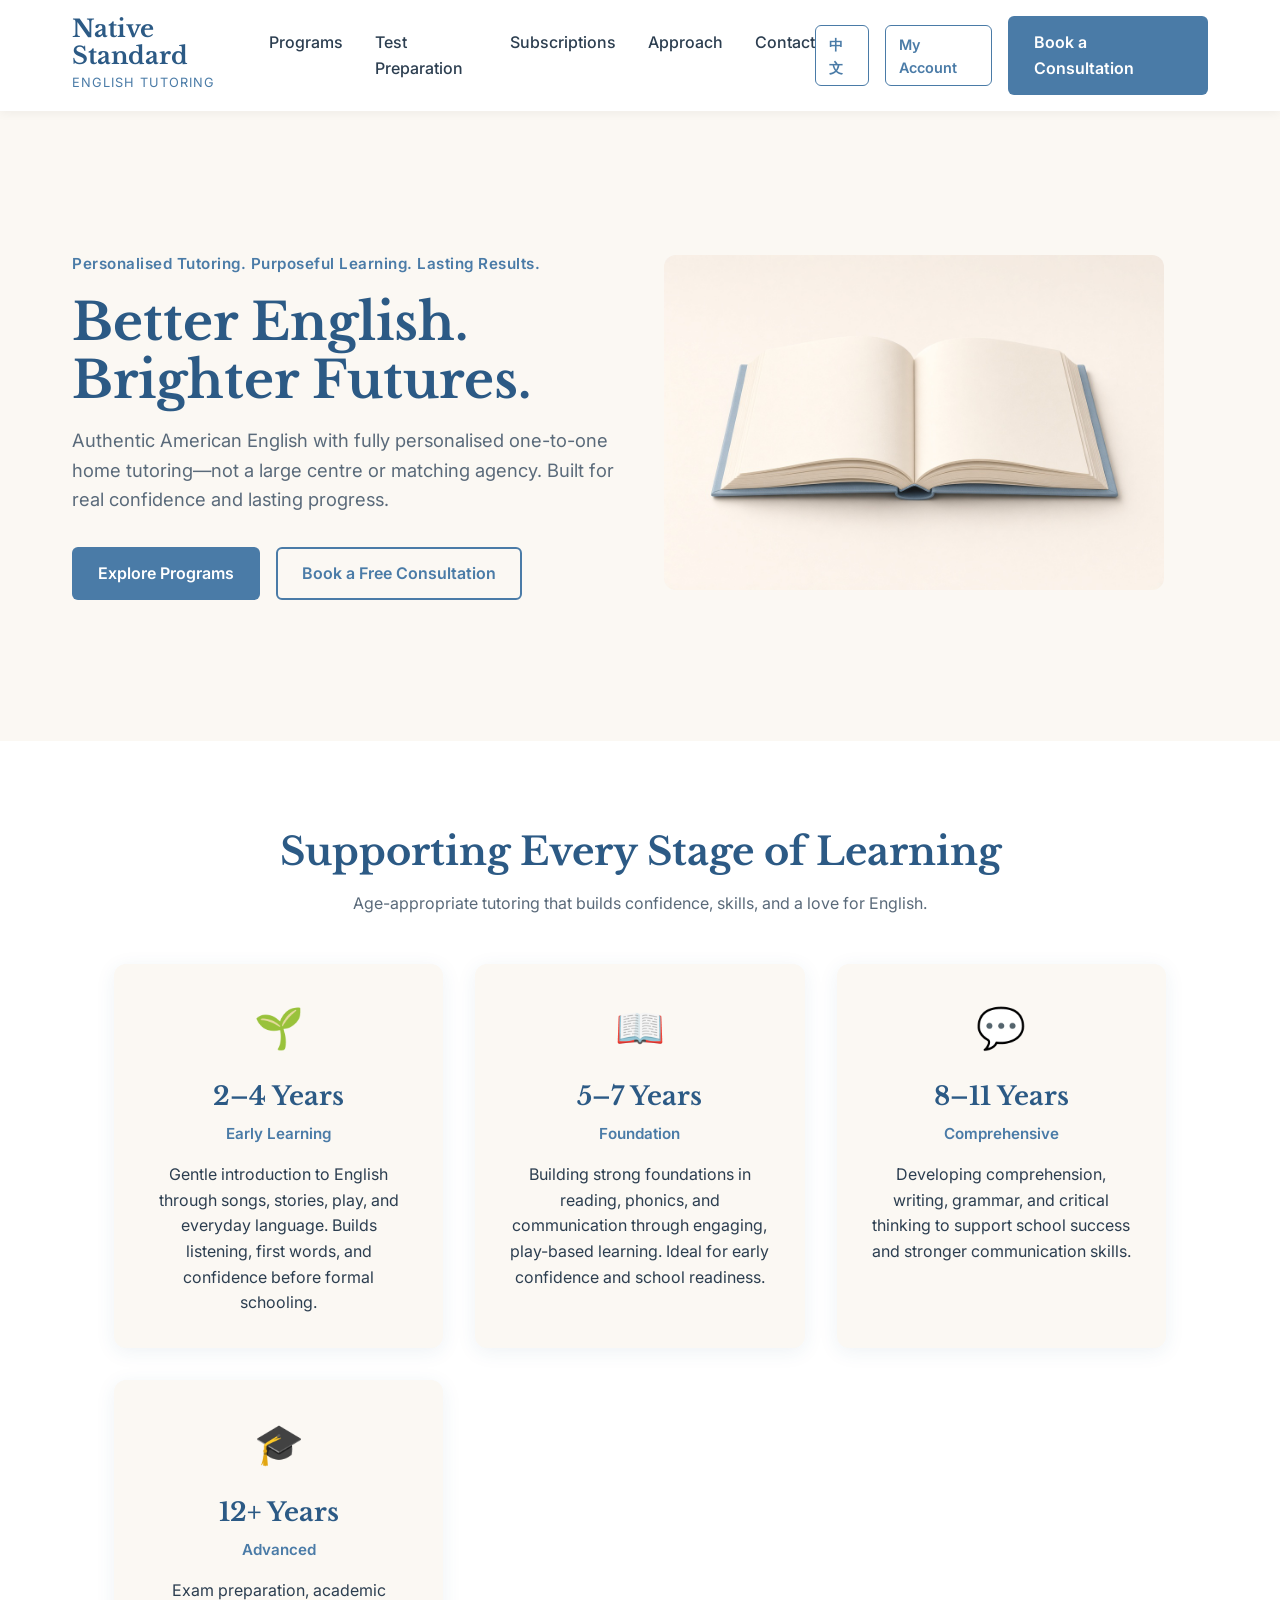
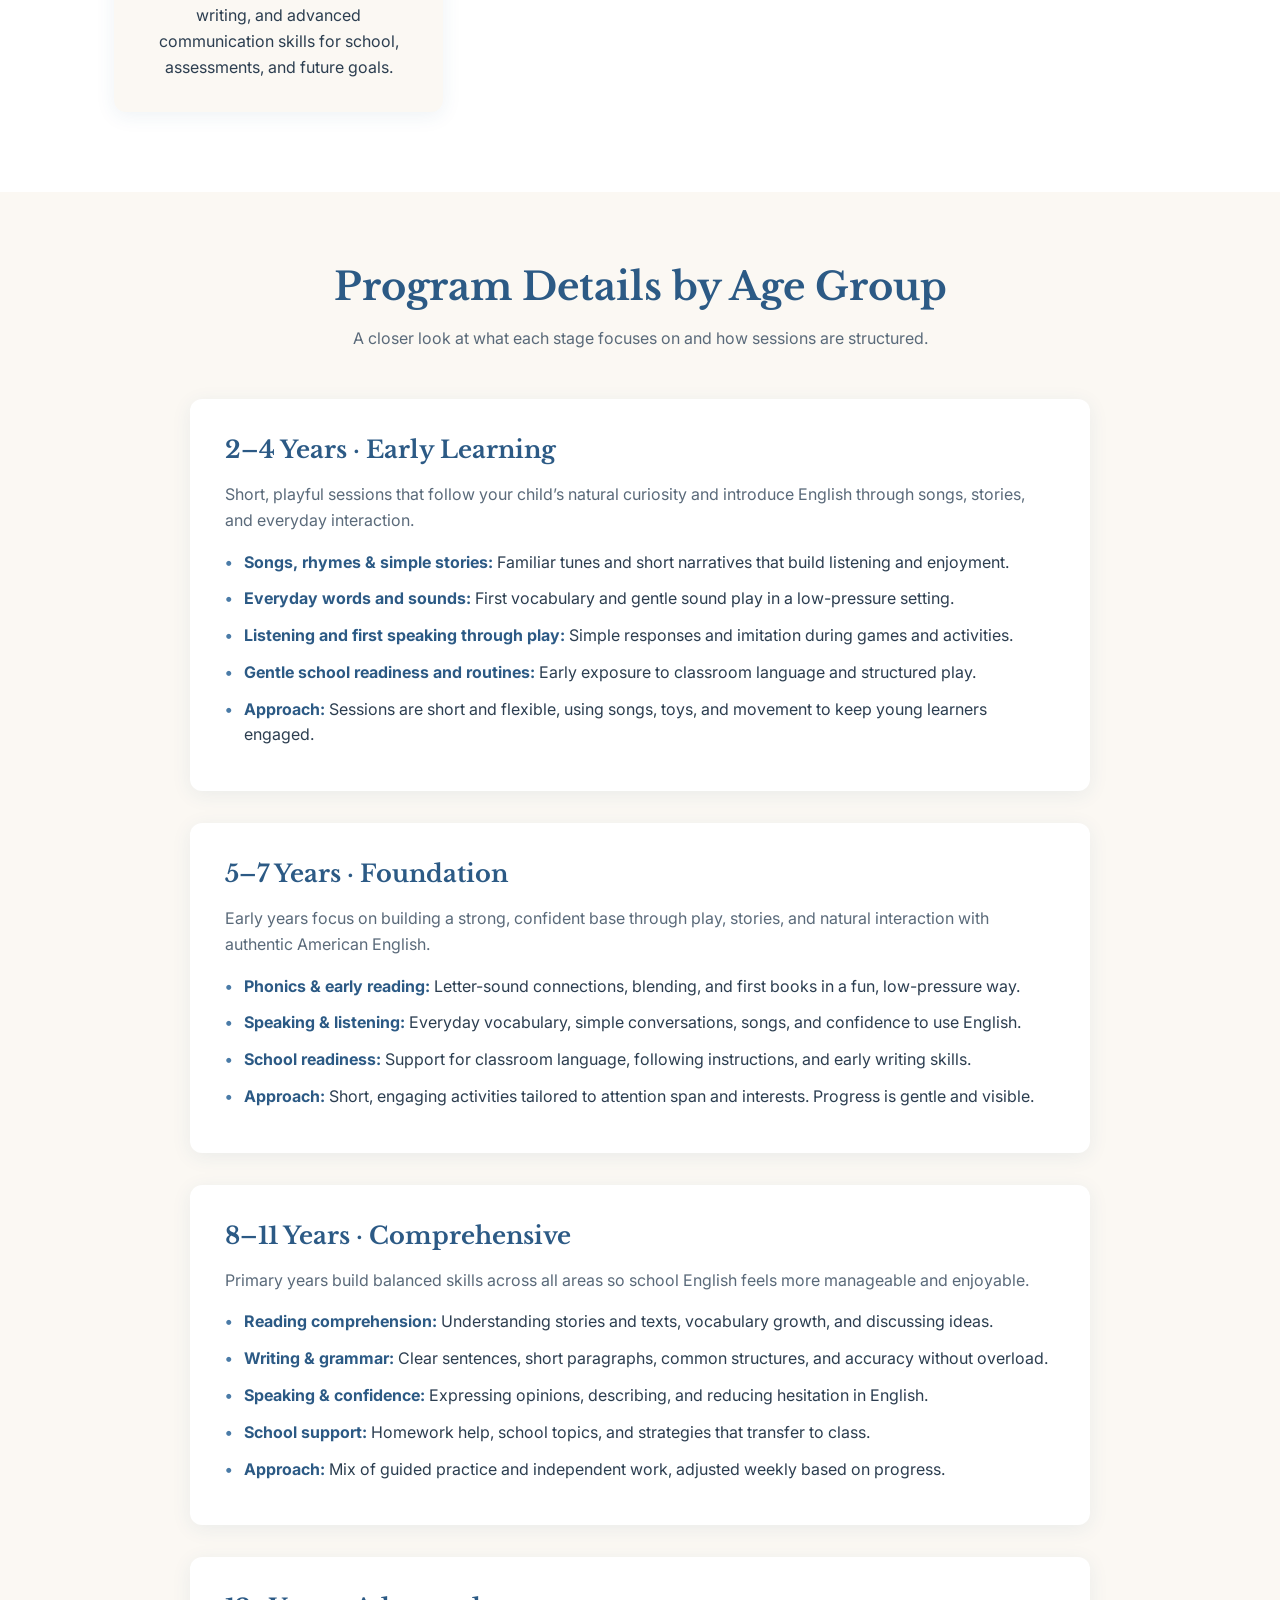
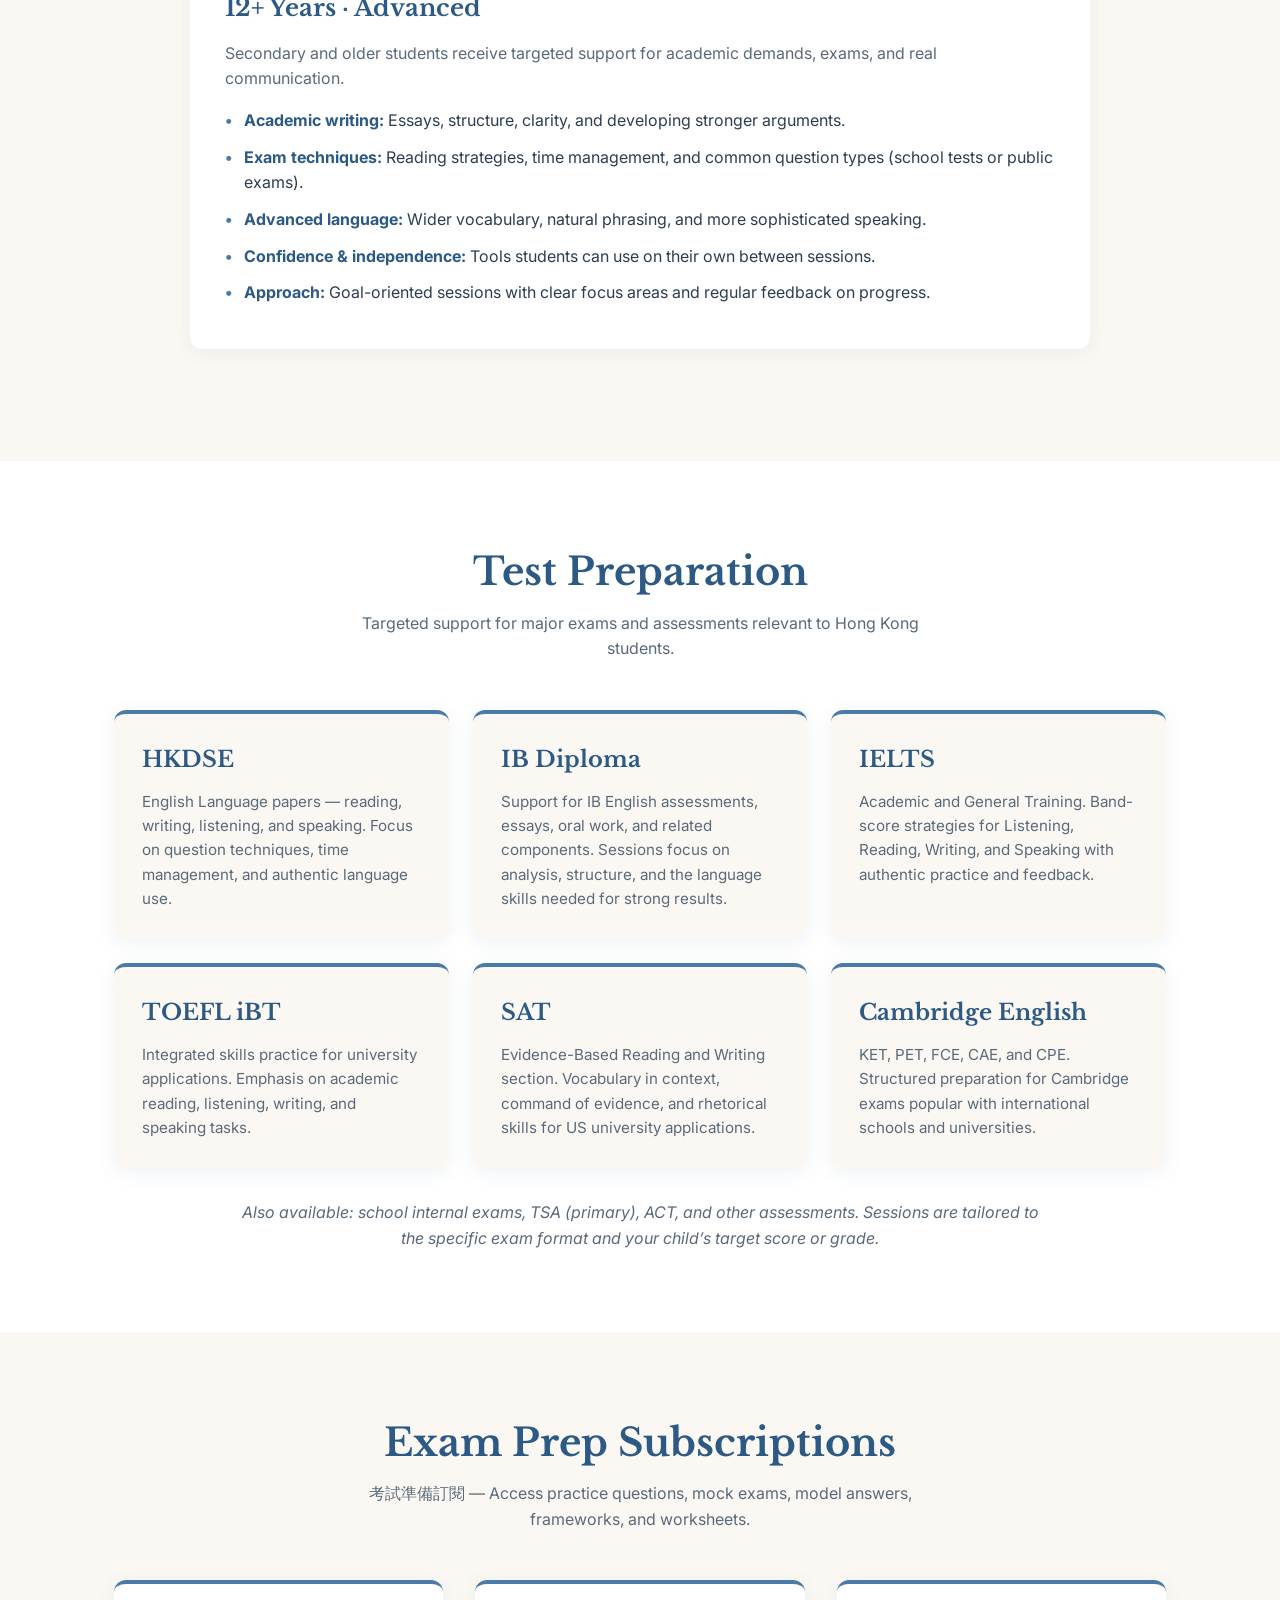
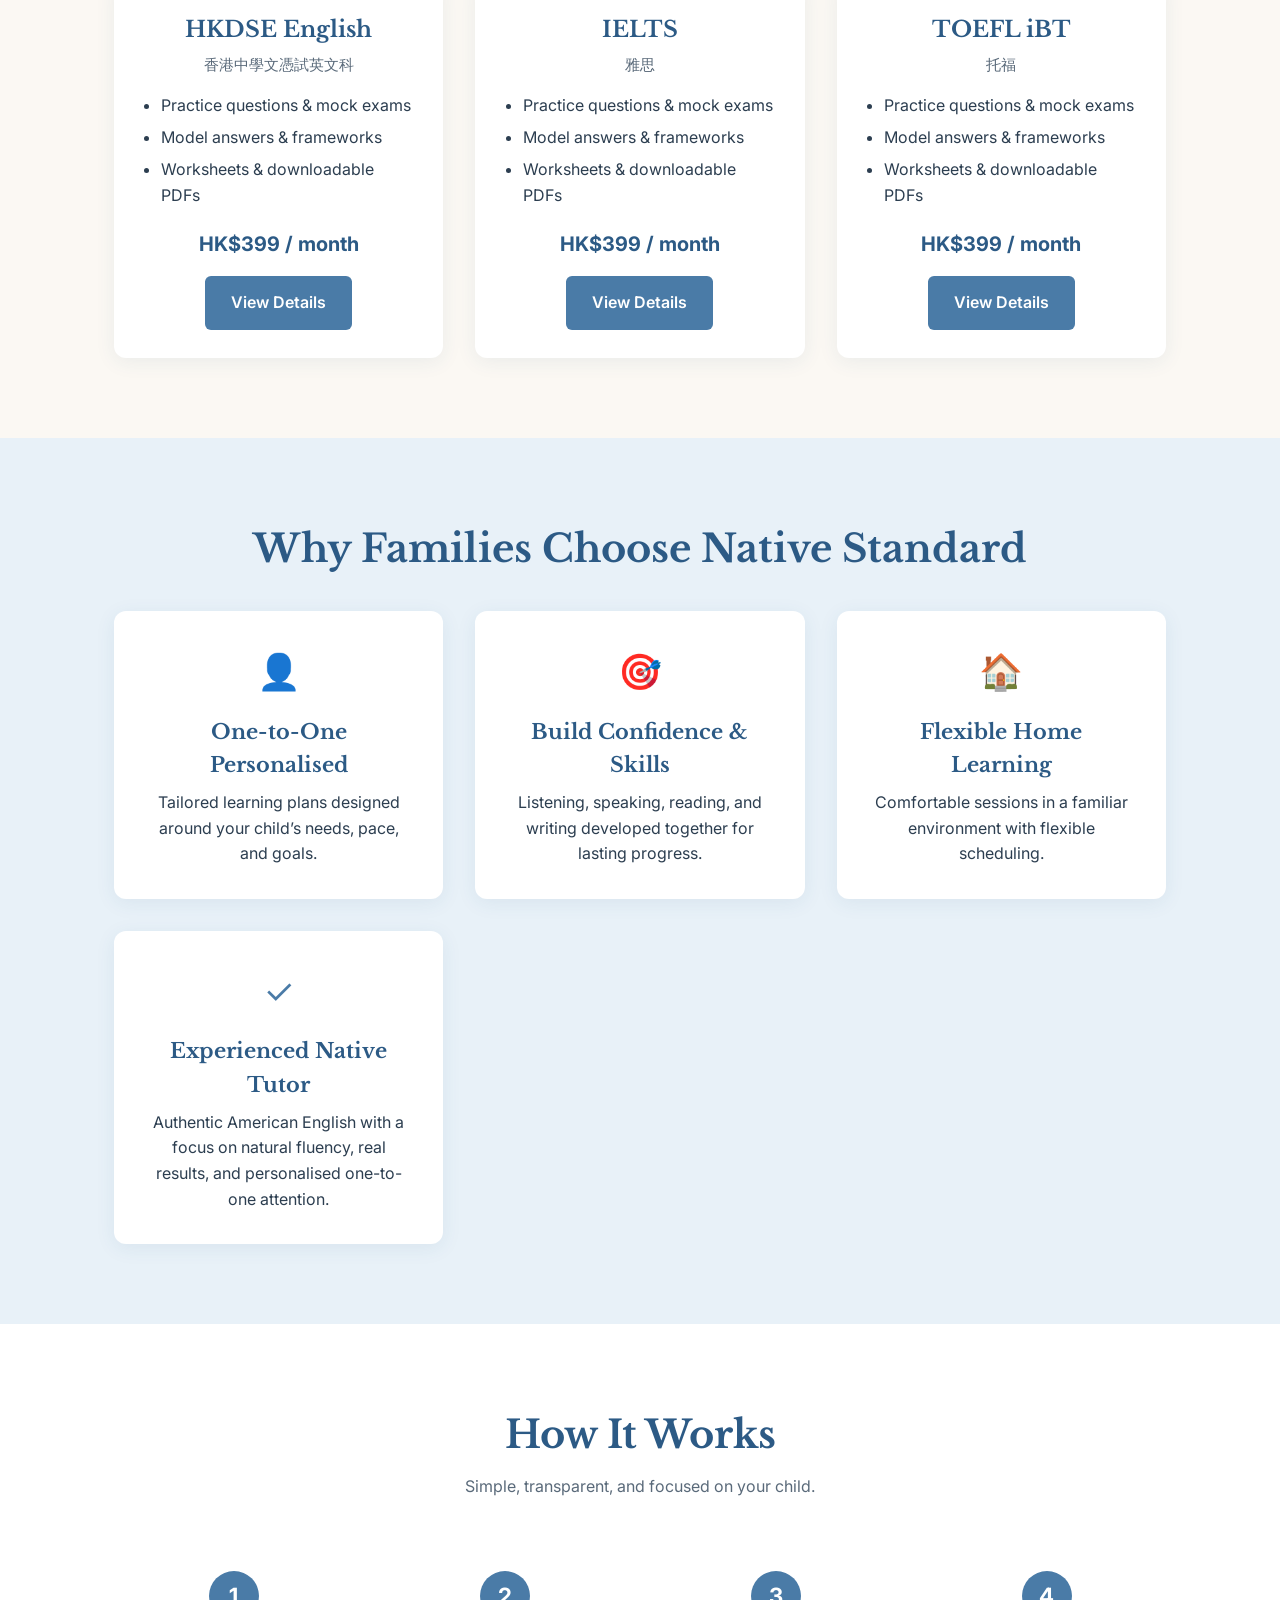
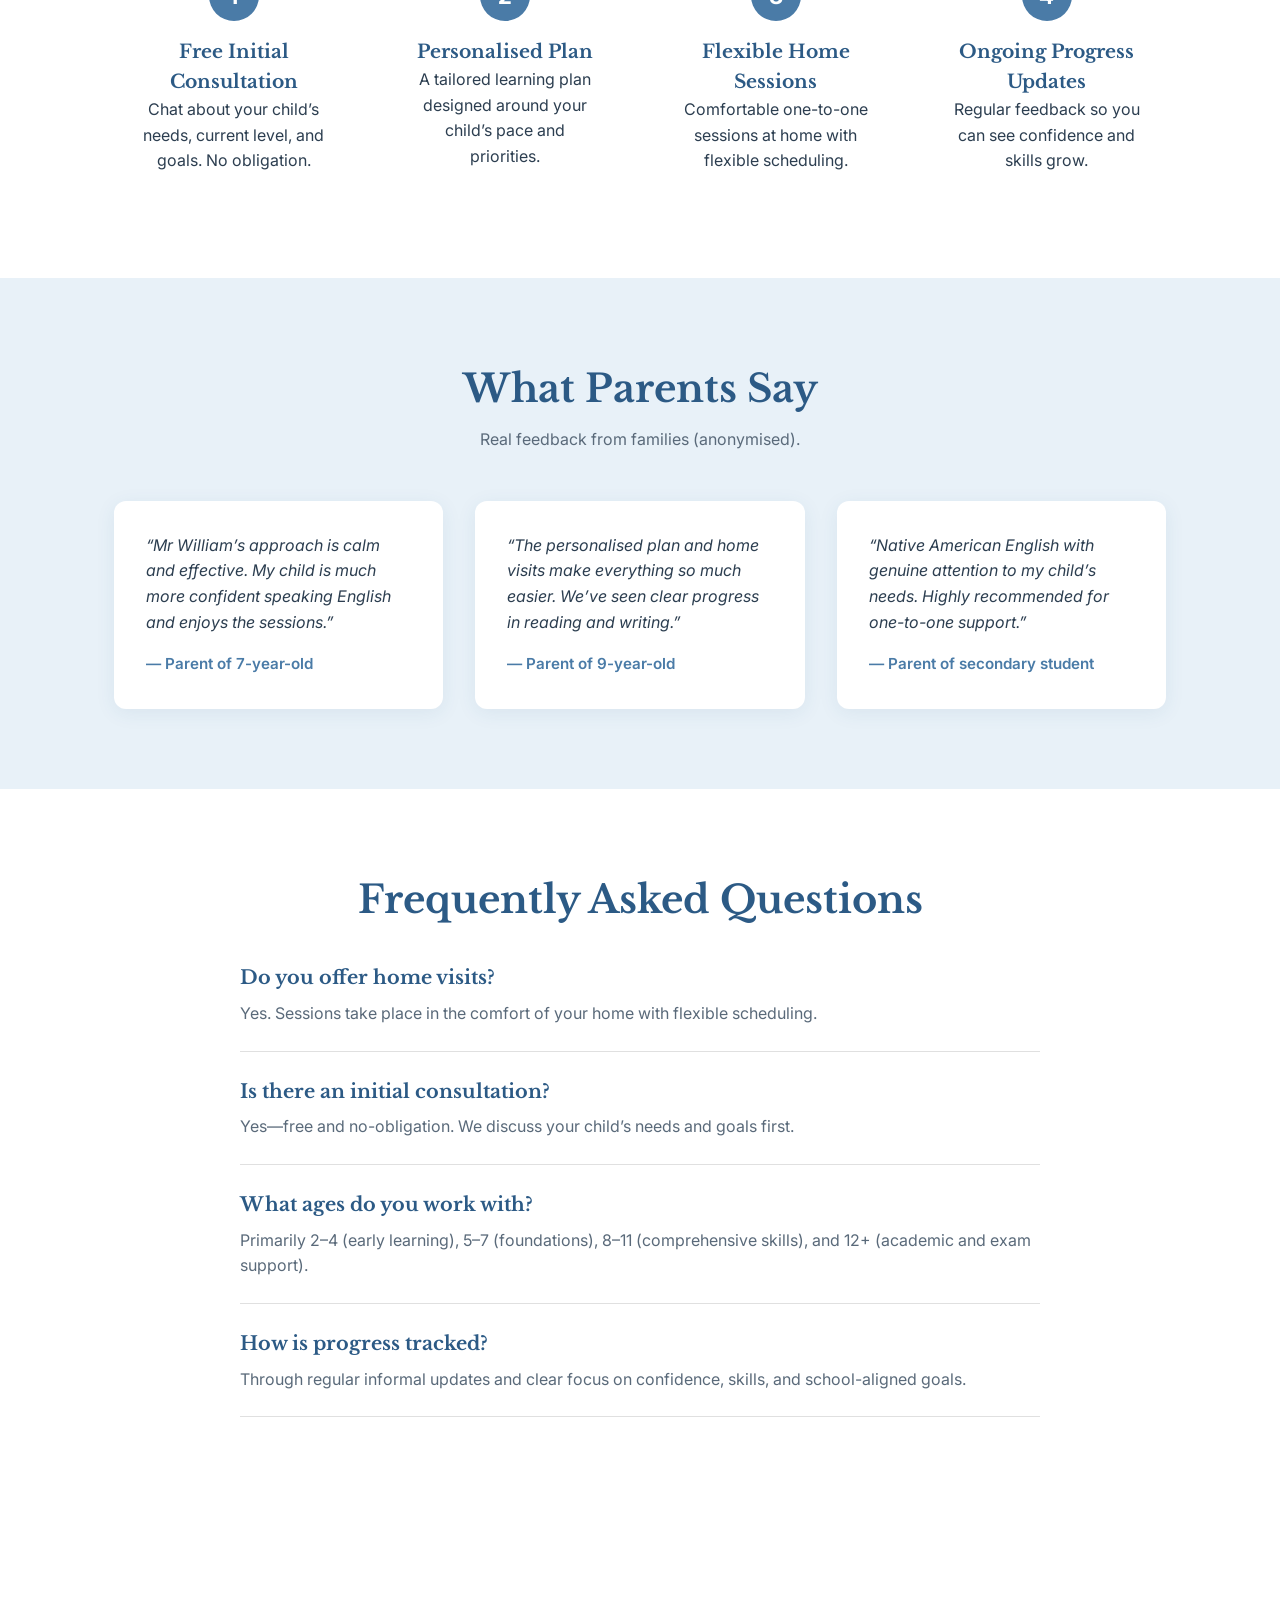
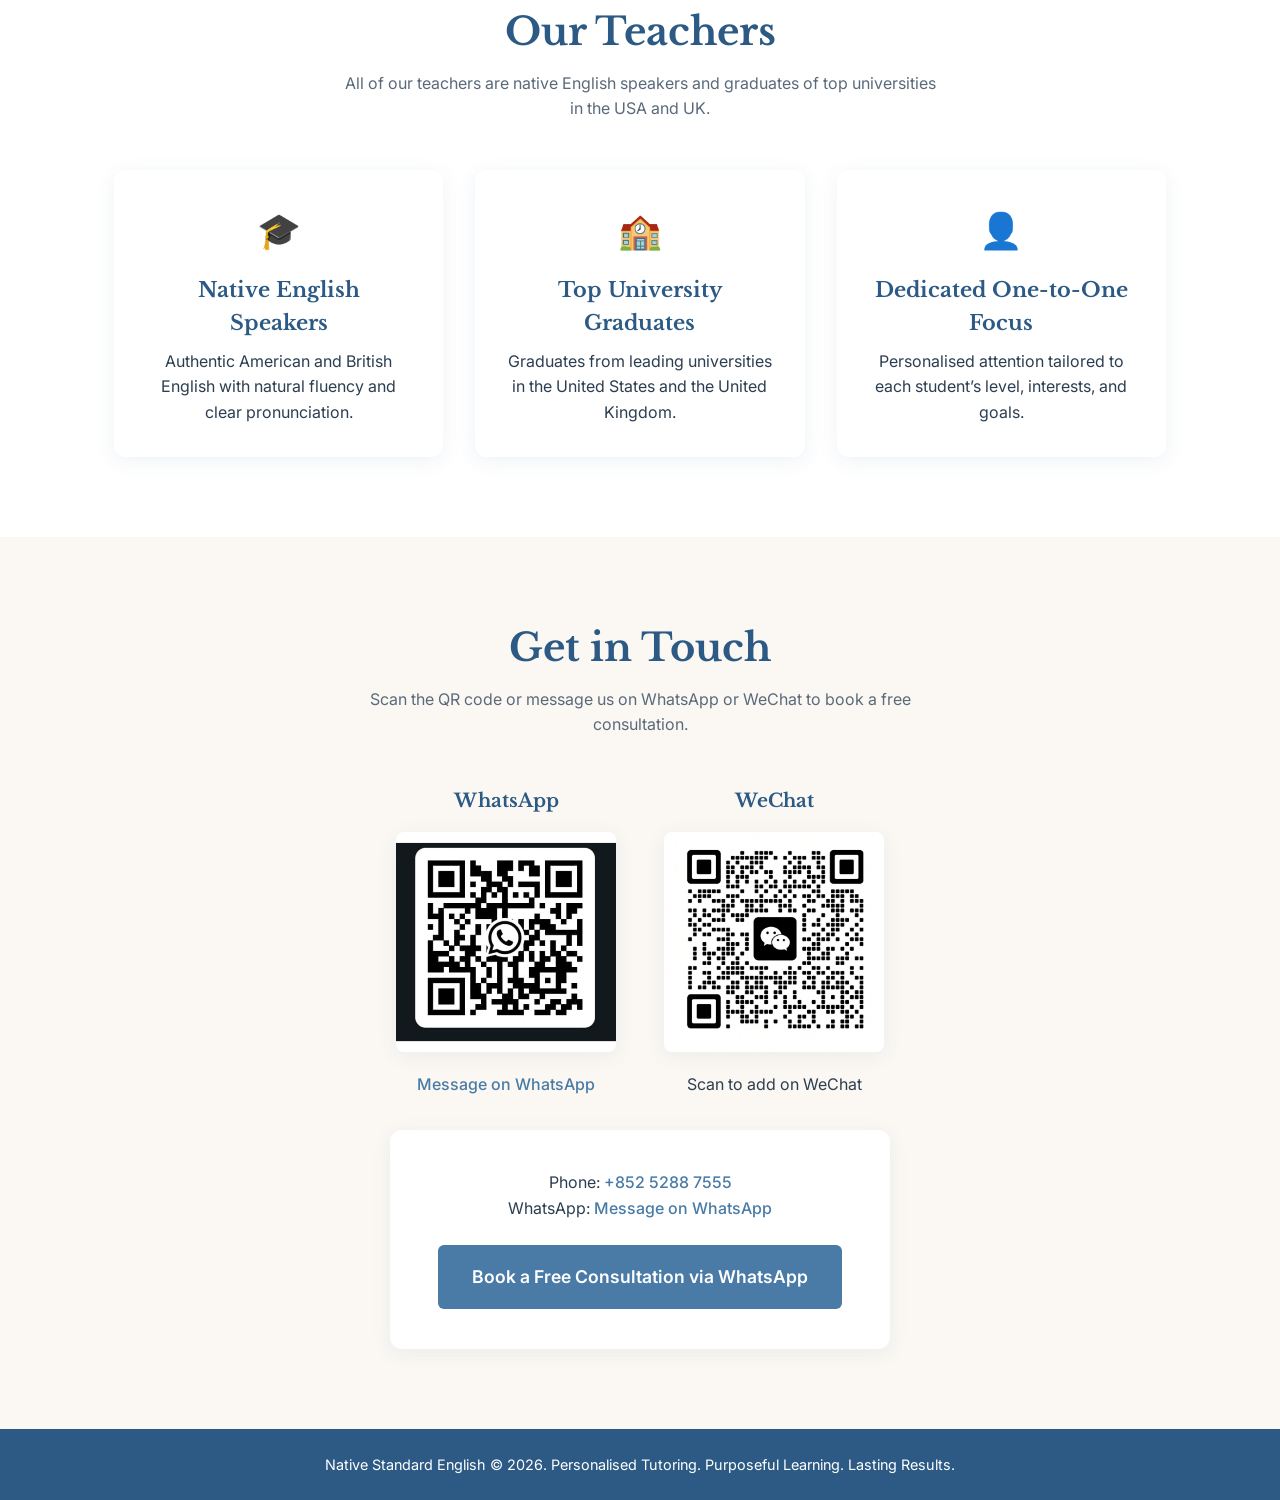
<file: index.html>
<!DOCTYPE html>
<html lang="en">
<head>
  <meta charset="UTF-8">
  <meta name="viewport" content="width=device-width, initial-scale=1.0">
  <title>Native Standard English | Personalised Home Tutoring Hong Kong</title>
  <meta name="description" content="Personalised one-to-one English tutoring in Hong Kong. Native American tutor for ages 2–18. Home sessions for early learning, school support, IELTS, HKDSE, IB and more.">
  <meta name="keywords" content="English tutor Hong Kong, home English tutoring, IELTS preparation Hong Kong, HKDSE English, IB English, native English tutor">
  <link rel="canonical" href="https://nativestandardenglish.com/">
  
  <!-- Open Graph -->
  <meta property="og:title" content="Native Standard English | Personalised Home Tutoring Hong Kong">
  <meta property="og:description" content="Personalised one-to-one English tutoring in Hong Kong. Native American tutor for ages 2–18. Home sessions for early learning, school support, IELTS, HKDSE and IB.">
  <meta property="og:type" content="website">
  <meta property="og:url" content="https://nativestandardenglish.com/">
  <meta property="og:image" content="https://nativestandardenglish.com/images/hero-book.jpg">
  <meta property="og:locale" content="en_HK">
  
  <!-- Twitter -->
  <meta name="twitter:card" content="summary_large_image">
  <meta name="twitter:title" content="Native Standard English | Personalised Home Tutoring Hong Kong">
  <meta name="twitter:description" content="Personalised one-to-one English tutoring in Hong Kong. Native American tutor for ages 2–18.">
  <meta name="twitter:image" content="https://nativestandardenglish.com/images/hero-book.jpg">
  
  <link rel="stylesheet" href="styles.css">
  <link rel="preconnect" href="https://fonts.googleapis.com">
  <link rel="preconnect" href="https://fonts.gstatic.com" crossorigin>
  <link href="https://fonts.googleapis.com/css2?family=Libre+Baskerville:ital,wght@0,400;0,700;1,400&family=Inter:wght@400;500;600&display=swap" rel="stylesheet">
  
  <!-- Schema.org -->
  <script type="application/ld+json">
  {
    "@context": "https://schema.org",
    "@type": "EducationalOrganization",
    "name": "Native Standard English",
    "description": "Personalised one-to-one English tutoring in Hong Kong by a native American tutor.",
    "url": "https://nativestandardenglish.com/",
    "telephone": "+85252887555",
    "areaServed": "Hong Kong",
    "address": {
      "@type": "PostalAddress",
      "addressLocality": "Hong Kong",
      "addressCountry": "HK"
    },
    "sameAs": [
      "https://wa.me/85252887555"
    ]
  }
  </script>
</head>
<body>
  <header>
    <nav class="navbar">
      <div class="logo">
        <h1>Native Standard</h1>
        <span>English Tutoring</span>
      </div>
      <ul class="nav-links">
        <li><a href="#programs">Programs</a></li>
        <li><a href="#test-prep">Test Preparation</a></li>
        <li><a href="#subscriptions">Subscriptions</a></li>
        <li><a href="#approach">Approach</a></li>
        <li><a href="#contact">Contact</a></li>
      </ul>
      <div class="nav-actions">
        <a href="zh.html" class="lang-switch">中文</a>
        <a href="account.html" class="lang-switch">My Account</a>
        <a href="https://wa.me/85252887555" class="btn btn-primary nav-btn" target="_blank">Book a Consultation</a>
      </div>
      <button class="menu-toggle" aria-label="Toggle menu">☰</button>
    </nav>
  </header>

  <main>
    <!-- Hero -->
    <section class="hero">
      <div class="hero-content">
        <p class="tagline">Personalised Tutoring. Purposeful Learning. Lasting Results.</p>
        <h2>Better English.<br>Brighter Futures.</h2>
        <p class="hero-text">Authentic American English with fully personalised one-to-one home tutoring—not a large centre or matching agency. Built for real confidence and lasting progress.</p>
        <div class="hero-buttons">
          <a href="#programs" class="btn btn-primary">Explore Programs</a>
          <a href="https://wa.me/85252887555" class="btn btn-outline" target="_blank">Book a Free Consultation</a>
        </div>
      </div>
      <div class="hero-image">
        <img src="images/hero-book.jpg" alt="Open book illustration">
      </div>
    </section>

    <!-- Age Groups -->
    <section id="programs" class="programs">
      <div class="container">
        <h2>Supporting Every Stage of Learning</h2>
        <p class="section-subtitle">Age-appropriate tutoring that builds confidence, skills, and a love for English.</p>
        <div class="age-cards">
          <a href="#detail-2-4" class="age-card">
            <div class="icon-circle">🌱</div>
            <h3>2–4 Years</h3>
            <p class="age-label">Early Learning</p>
            <p>Gentle introduction to English through songs, stories, play, and everyday language. Builds listening, first words, and confidence before formal schooling.</p>
          </a>
          <a href="#detail-5-7" class="age-card">
            <div class="icon-circle">📖</div>
            <h3>5–7 Years</h3>
            <p class="age-label">Foundation</p>
            <p>Building strong foundations in reading, phonics, and communication through engaging, play-based learning. Ideal for early confidence and school readiness.</p>
          </a>
          <a href="#detail-8-11" class="age-card">
            <div class="icon-circle">💬</div>
            <h3>8–11 Years</h3>
            <p class="age-label">Comprehensive</p>
            <p>Developing comprehension, writing, grammar, and critical thinking to support school success and stronger communication skills.</p>
          </a>
          <a href="#detail-12" class="age-card">
            <div class="icon-circle">🎓</div>
            <h3>12+ Years</h3>
            <p class="age-label">Advanced</p>
            <p>Exam preparation, academic writing, and advanced communication skills for school, assessments, and future goals.</p>
          </a>
        </div>
      </div>
    </section>

    <!-- Program Details -->
    <section id="program-details" class="program-details">
      <div class="container">
        <h2>Program Details by Age Group</h2>
        <p class="section-subtitle">A closer look at what each stage focuses on and how sessions are structured.</p>
        
        <div class="detail-block" id="detail-2-4">
          <h3>2–4 Years · Early Learning</h3>
          <p>Short, playful sessions that follow your child’s natural curiosity and introduce English through songs, stories, and everyday interaction.</p>
          <ul>
            <li><strong>Songs, rhymes & simple stories:</strong> Familiar tunes and short narratives that build listening and enjoyment.</li>
            <li><strong>Everyday words and sounds:</strong> First vocabulary and gentle sound play in a low-pressure setting.</li>
            <li><strong>Listening and first speaking through play:</strong> Simple responses and imitation during games and activities.</li>
            <li><strong>Gentle school readiness and routines:</strong> Early exposure to classroom language and structured play.</li>
            <li><strong>Approach:</strong> Sessions are short and flexible, using songs, toys, and movement to keep young learners engaged.</li>
          </ul>
        </div>

        <div class="detail-block" id="detail-5-7">
          <h3>5–7 Years · Foundation</h3>
          <p>Early years focus on building a strong, confident base through play, stories, and natural interaction with authentic American English.</p>
          <ul>
            <li><strong>Phonics & early reading:</strong> Letter-sound connections, blending, and first books in a fun, low-pressure way.</li>
            <li><strong>Speaking & listening:</strong> Everyday vocabulary, simple conversations, songs, and confidence to use English.</li>
            <li><strong>School readiness:</strong> Support for classroom language, following instructions, and early writing skills.</li>
            <li><strong>Approach:</strong> Short, engaging activities tailored to attention span and interests. Progress is gentle and visible.</li>
          </ul>
        </div>

        <div class="detail-block" id="detail-8-11">
          <h3>8–11 Years · Comprehensive</h3>
          <p>Primary years build balanced skills across all areas so school English feels more manageable and enjoyable.</p>
          <ul>
            <li><strong>Reading comprehension:</strong> Understanding stories and texts, vocabulary growth, and discussing ideas.</li>
            <li><strong>Writing & grammar:</strong> Clear sentences, short paragraphs, common structures, and accuracy without overload.</li>
            <li><strong>Speaking & confidence:</strong> Expressing opinions, describing, and reducing hesitation in English.</li>
            <li><strong>School support:</strong> Homework help, school topics, and strategies that transfer to class.</li>
            <li><strong>Approach:</strong> Mix of guided practice and independent work, adjusted weekly based on progress.</li>
          </ul>
        </div>

        <div class="detail-block" id="detail-12">
          <h3>12+ Years · Advanced</h3>
          <p>Secondary and older students receive targeted support for academic demands, exams, and real communication.</p>
          <ul>
            <li><strong>Academic writing:</strong> Essays, structure, clarity, and developing stronger arguments.</li>
            <li><strong>Exam techniques:</strong> Reading strategies, time management, and common question types (school tests or public exams).</li>
            <li><strong>Advanced language:</strong> Wider vocabulary, natural phrasing, and more sophisticated speaking.</li>
            <li><strong>Confidence & independence:</strong> Tools students can use on their own between sessions.</li>
            <li><strong>Approach:</strong> Goal-oriented sessions with clear focus areas and regular feedback on progress.</li>
          </ul>
        </div>
      </div>
    </section>

    <!-- Test Preparation -->
    <section id="test-prep" class="test-prep">
      <div class="container">
        <h2>Test Preparation</h2>
        <p class="section-subtitle">Targeted support for major exams and assessments relevant to Hong Kong students.</p>
        <div class="test-grid">
          <div class="test-card">
            <h3>HKDSE</h3>
            <p>English Language papers — reading, writing, listening, and speaking. Focus on question techniques, time management, and authentic language use.</p>
          </div>
          <div class="test-card">
            <h3>IB Diploma</h3>
            <p>Support for IB English assessments, essays, oral work, and related components. Sessions focus on analysis, structure, and the language skills needed for strong results.</p>
          </div>
          <div class="test-card">
            <h3>IELTS</h3>
            <p>Academic and General Training. Band-score strategies for Listening, Reading, Writing, and Speaking with authentic practice and feedback.</p>
          </div>
          <div class="test-card">
            <h3>TOEFL iBT</h3>
            <p>Integrated skills practice for university applications. Emphasis on academic reading, listening, writing, and speaking tasks.</p>
          </div>
          <div class="test-card">
            <h3>SAT</h3>
            <p>Evidence-Based Reading and Writing section. Vocabulary in context, command of evidence, and rhetorical skills for US university applications.</p>
          </div>
          <div class="test-card">
            <h3>Cambridge English</h3>
            <p>KET, PET, FCE, CAE, and CPE. Structured preparation for Cambridge exams popular with international schools and universities.</p>
          </div>
        </div>
        <p class="test-note">Also available: school internal exams, TSA (primary), ACT, and other assessments. Sessions are tailored to the specific exam format and your child’s target score or grade.</p>
      </div>
    </section>

    <!-- Subscriptions -->
    <section id="subscriptions" class="subscriptions">
      <div class="container">
        <h2>Exam Prep Subscriptions</h2>
        <p class="section-subtitle">考試準備訂閱 — Access practice questions, mock exams, model answers, frameworks, and worksheets.</p>
        <div class="sub-grid">
          <div class="sub-card">
            <h3>HKDSE English</h3>
            <p class="zh">香港中學文憑試英文科</p>
            <ul>
              <li>Practice questions & mock exams</li>
              <li>Model answers & frameworks</li>
              <li>Worksheets & downloadable PDFs</li>
            </ul>
            <div class="price">HK$399 / month</div>
            <a href="dse.html" class="btn btn-primary">View Details</a>
          </div>
          <div class="sub-card">
            <h3>IELTS</h3>
            <p class="zh">雅思</p>
            <ul>
              <li>Practice questions & mock exams</li>
              <li>Model answers & frameworks</li>
              <li>Worksheets & downloadable PDFs</li>
            </ul>
            <div class="price">HK$399 / month</div>
            <a href="ielts.html" class="btn btn-primary">View Details</a>
          </div>
          <div class="sub-card">
            <h3>TOEFL iBT</h3>
            <p class="zh">托福</p>
            <ul>
              <li>Practice questions & mock exams</li>
              <li>Model answers & frameworks</li>
              <li>Worksheets & downloadable PDFs</li>
            </ul>
            <div class="price">HK$399 / month</div>
            <a href="toefl.html" class="btn btn-primary">View Details</a>
          </div>
        </div>
      </div>
    </section>

    <!-- Approach / Features -->
    <section id="approach" class="approach">
      <div class="container">
        <h2>Why Families Choose Native Standard</h2>
        <div class="features">
          <div class="feature">
            <div class="feature-icon">👤</div>
            <h3>One-to-One Personalised</h3>
            <p>Tailored learning plans designed around your child’s needs, pace, and goals.</p>
          </div>
          <div class="feature">
            <div class="feature-icon">🎯</div>
            <h3>Build Confidence & Skills</h3>
            <p>Listening, speaking, reading, and writing developed together for lasting progress.</p>
          </div>
          <div class="feature">
            <div class="feature-icon">🏠</div>
            <h3>Flexible Home Learning</h3>
            <p>Comfortable sessions in a familiar environment with flexible scheduling.</p>
          </div>
          <div class="feature">
            <div class="feature-icon">✓</div>
            <h3>Experienced Native Tutor</h3>
            <p>Authentic American English with a focus on natural fluency, real results, and personalised one-to-one attention.</p>
          </div>
        </div>
      </div>
    </section>

    <!-- How it Works -->
    <section id="how" class="how">
      <div class="container">
        <h2>How It Works</h2>
        <p class="section-subtitle">Simple, transparent, and focused on your child.</p>
        <div class="steps">
          <div class="step">
            <div class="step-number">1</div>
            <h3>Free Initial Consultation</h3>
            <p>Chat about your child’s needs, current level, and goals. No obligation.</p>
          </div>
          <div class="step">
            <div class="step-number">2</div>
            <h3>Personalised Plan</h3>
            <p>A tailored learning plan designed around your child’s pace and priorities.</p>
          </div>
          <div class="step">
            <div class="step-number">3</div>
            <h3>Flexible Home Sessions</h3>
            <p>Comfortable one-to-one sessions at home with flexible scheduling.</p>
          </div>
          <div class="step">
            <div class="step-number">4</div>
            <h3>Ongoing Progress Updates</h3>
            <p>Regular feedback so you can see confidence and skills grow.</p>
          </div>
        </div>
      </div>
    </section>

    <!-- Testimonials -->
    <section id="testimonials" class="testimonials">
      <div class="container">
        <h2>What Parents Say</h2>
        <p class="section-subtitle">Real feedback from families (anonymised).</p>
        <div class="testimonial-grid">
          <div class="testimonial">
            <p>“Mr William’s approach is calm and effective. My child is much more confident speaking English and enjoys the sessions.”</p>
            <span>— Parent of 7-year-old</span>
          </div>
          <div class="testimonial">
            <p>“The personalised plan and home visits make everything so much easier. We’ve seen clear progress in reading and writing.”</p>
            <span>— Parent of 9-year-old</span>
          </div>
          <div class="testimonial">
            <p>“Native American English with genuine attention to my child’s needs. Highly recommended for one-to-one support.”</p>
            <span>— Parent of secondary student</span>
          </div>
        </div>
      </div>
    </section>

    <!-- About section removed -->

    <!-- FAQ -->
    <section id="faq" class="faq">
      <div class="container">
        <h2>Frequently Asked Questions</h2>
        <div class="faq-list">
          <div class="faq-item">
            <h3>Do you offer home visits?</h3>
            <p>Yes. Sessions take place in the comfort of your home with flexible scheduling.</p>
          </div>
          <div class="faq-item">
            <h3>Is there an initial consultation?</h3>
            <p>Yes—free and no-obligation. We discuss your child’s needs and goals first.</p>
          </div>
          <div class="faq-item">
            <h3>What ages do you work with?</h3>
            <p>Primarily 2–4 (early learning), 5–7 (foundations), 8–11 (comprehensive skills), and 12+ (academic and exam support).</p>
          </div>
          <div class="faq-item">
            <h3>How is progress tracked?</h3>
            <p>Through regular informal updates and clear focus on confidence, skills, and school-aligned goals.</p>
          </div>
        </div>
      </div>
    </section>

    <!-- Teachers -->
    <section id="teachers" class="teachers">
      <div class="container">
        <h2>Our Teachers</h2>
        <p class="section-subtitle">All of our teachers are native English speakers and graduates of top universities in the USA and UK.</p>
        <div class="features">
          <div class="feature">
            <div class="feature-icon">🎓</div>
            <h3>Native English Speakers</h3>
            <p>Authentic American and British English with natural fluency and clear pronunciation.</p>
          </div>
          <div class="feature">
            <div class="feature-icon">🏫</div>
            <h3>Top University Graduates</h3>
            <p>Graduates from leading universities in the United States and the United Kingdom.</p>
          </div>
          <div class="feature">
            <div class="feature-icon">👤</div>
            <h3>Dedicated One-to-One Focus</h3>
            <p>Personalised attention tailored to each student’s level, interests, and goals.</p>
          </div>
        </div>
      </div>
    </section>

    <!-- Contact -->
    <section id="contact" class="contact">
      <div class="container">
        <h2>Get in Touch</h2>
        <p class="section-subtitle">Scan the QR code or message us on WhatsApp or WeChat to book a free consultation.</p>
        <div class="qr-codes">
          <div class="qr-item">
            <h3>WhatsApp</h3>
            <img src="images/whatsapp-qr.jpg" alt="WhatsApp QR Code">
            <p><a href="https://wa.me/85252887555" target="_blank">Message on WhatsApp</a></p>
          </div>
          <div class="qr-item">
            <h3>WeChat</h3>
            <img src="images/wechat-qr.jpg" alt="WeChat QR Code">
            <p>Scan to add on WeChat</p>
          </div>
        </div>
        <div class="contact-box" style="margin-top: 2rem;">
          <div class="contact-info">
            <p>Phone: <a href="tel:+85252887555">+852 5288 7555</a></p>
            <p>WhatsApp: <a href="https://wa.me/85252887555" target="_blank">Message on WhatsApp</a></p>
          </div>
          <a href="https://wa.me/85252887555" class="btn btn-primary btn-large" target="_blank">Book a Free Consultation via WhatsApp</a>
        </div>
      </div>
    </section>
  </main>

  <footer>
    <div class="container">
      <p>Native Standard English &copy; 2026. Personalised Tutoring. Purposeful Learning. Lasting Results.</p>
    </div>
  </footer>

  <script>
    const menuToggle = document.querySelector('.menu-toggle');
    const navLinks = document.querySelector('.nav-links');
    menuToggle.addEventListener('click', () => {
      navLinks.classList.toggle('active');
    });
  </script>
</body>
</html>
</file>
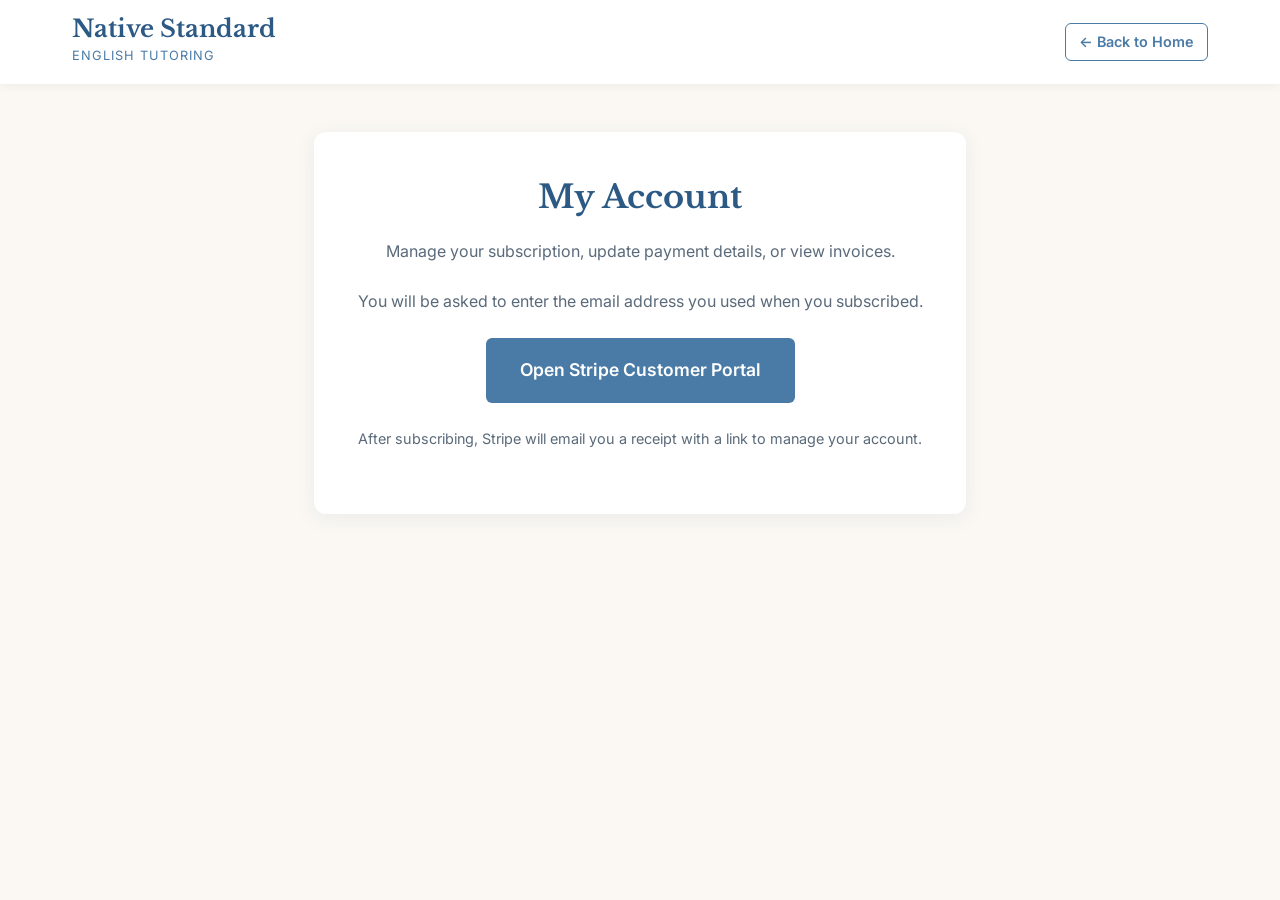
<file: account.html>
<!DOCTYPE html>
<html lang="en">
<head>
  <meta charset="UTF-8">
  <meta name="viewport" content="width=device-width, initial-scale=1.0">
  <title>My Account | Native Standard English</title>
  <link rel="stylesheet" href="styles.css">
  <link href="https://fonts.googleapis.com/css2?family=Libre+Baskerville:ital,wght@0,400;0,700;1,400&family=Inter:wght@400;500;600&display=swap" rel="stylesheet">
  <style>
    .account-page { max-width: 700px; margin: 3rem auto; padding: 0 1.5rem; text-align: center; }
    .account-box { background: white; padding: 2.5rem; border-radius: 12px; box-shadow: var(--shadow); }
    .account-box h1 { margin-bottom: 1rem; }
    .account-box p { margin-bottom: 1.5rem; color: var(--text-light); }
  </style>
</head>
<body>
  <header>
    <nav class="navbar">
      <div class="logo"><h1>Native Standard</h1><span>English Tutoring</span></div>
      <a href="index.html" class="lang-switch">← Back to Home</a>
    </nav>
  </header>
  <main class="account-page">
    <div class="account-box">
      <h1>My Account</h1>
      <p>Manage your subscription, update payment details, or view invoices.</p>
      <p>You will be asked to enter the email address you used when you subscribed.</p>
      <!-- Replace the href below with your Stripe Customer Portal link -->
      <a href="https://billing.stripe.com/p/login/test_XXXXXX" class="btn btn-primary btn-large" target="_blank">
        Open Stripe Customer Portal
      </a>
      <p style="margin-top:1.5rem;font-size:0.9rem;">
        After subscribing, Stripe will email you a receipt with a link to manage your account.
      </p>
    </div>
  </main>
</body>
</html>
</file>
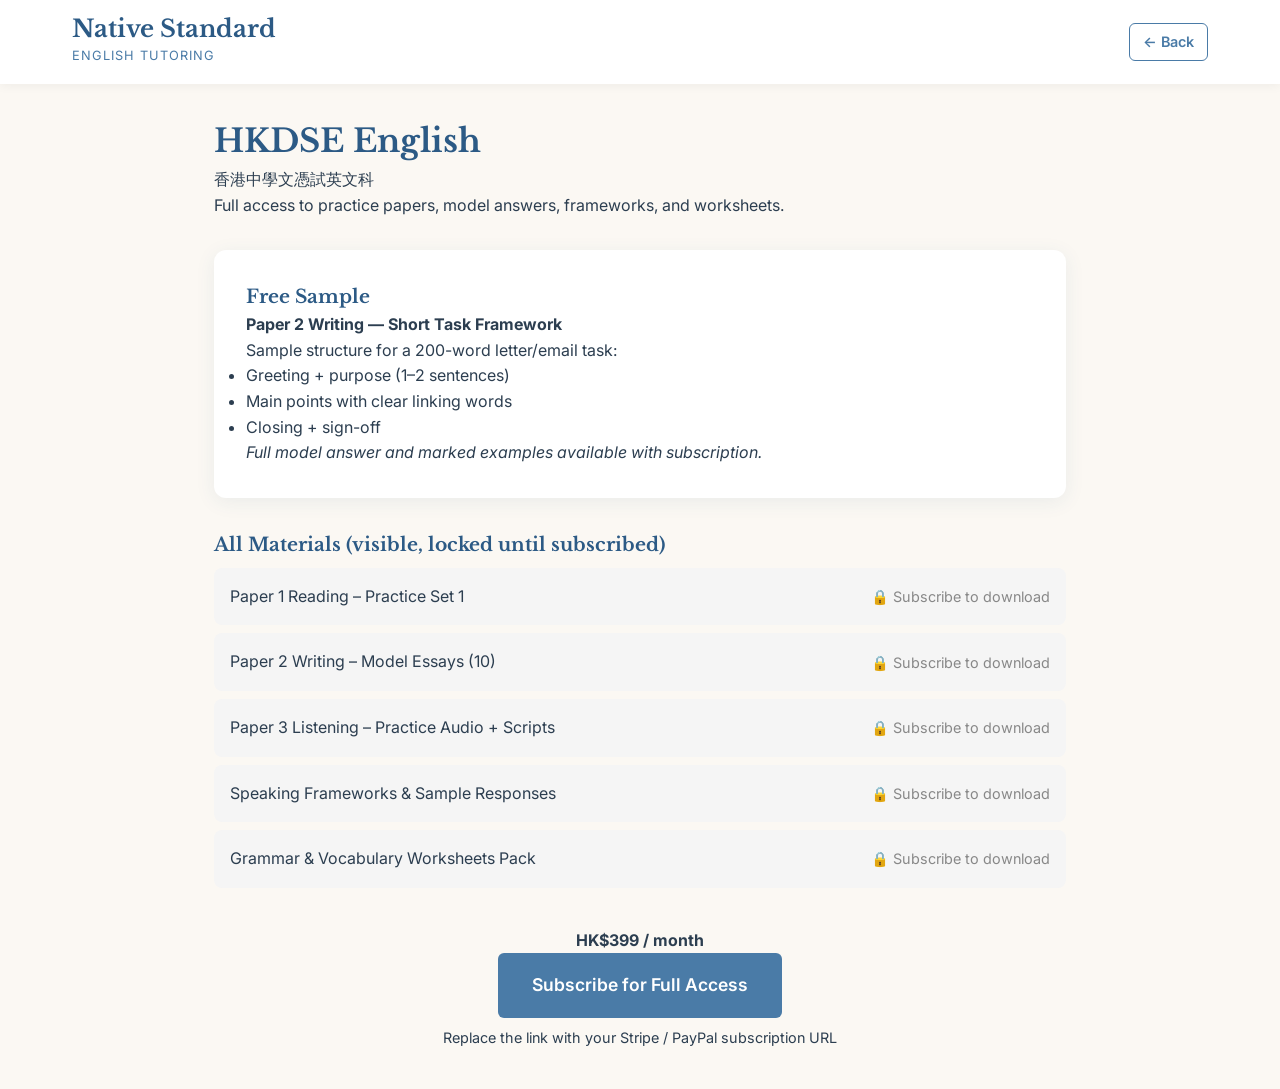
<file: dse.html>
<!DOCTYPE html>
<html lang="en">
<head>
  <meta charset="UTF-8">
  <meta name="viewport" content="width=device-width, initial-scale=1.0">
  <title>HKDSE English Subscription | Native Standard English</title>
  <link rel="stylesheet" href="styles.css">
  <link href="https://fonts.googleapis.com/css2?family=Libre+Baskerville:ital,wght@0,400;0,700;1,400&family=Inter:wght@400;500;600&display=swap" rel="stylesheet">
  <style>
    .preview-page { max-width: 900px; margin: 2rem auto; padding: 0 1.5rem; }
    .sample-box { background: white; padding: 2rem; border-radius: 12px; box-shadow: var(--shadow); margin: 2rem 0; }
    .locked-item { background: #f5f5f5; padding: 1rem; margin: 0.5rem 0; border-radius: 8px; display: flex; justify-content: space-between; align-items: center; }
    .lock { color: #888; font-size: 0.9rem; }
    .cta { text-align: center; margin: 2.5rem 0; }
  </style>
</head>
<body>
  <header>
    <nav class="navbar">
      <div class="logo"><h1>Native Standard</h1><span>English Tutoring</span></div>
      <a href="index.html" class="lang-switch">← Back</a>
    </nav>
  </header>
  <main class="preview-page">
    <h1>HKDSE English</h1>
    <p>香港中學文憑試英文科</p>
    <p>Full access to practice papers, model answers, frameworks, and worksheets.</p>

    <div class="sample-box">
      <h3>Free Sample</h3>
      <p><strong>Paper 2 Writing — Short Task Framework</strong></p>
      <p>Sample structure for a 200-word letter/email task:</p>
      <ul>
        <li>Greeting + purpose (1–2 sentences)</li>
        <li>Main points with clear linking words</li>
        <li>Closing + sign-off</li>
      </ul>
      <p><em>Full model answer and marked examples available with subscription.</em></p>
    </div>

    <h3>All Materials (visible, locked until subscribed)</h3>
    <div class="locked-item"><span>Paper 1 Reading – Practice Set 1</span><span class="lock">🔒 Subscribe to download</span></div>
    <div class="locked-item"><span>Paper 2 Writing – Model Essays (10)</span><span class="lock">🔒 Subscribe to download</span></div>
    <div class="locked-item"><span>Paper 3 Listening – Practice Audio + Scripts</span><span class="lock">🔒 Subscribe to download</span></div>
    <div class="locked-item"><span>Speaking Frameworks & Sample Responses</span><span class="lock">🔒 Subscribe to download</span></div>
    <div class="locked-item"><span>Grammar & Vocabulary Worksheets Pack</span><span class="lock">🔒 Subscribe to download</span></div>

    <div class="cta">
      <p><strong>HK$399 / month</strong></p>
      <a href="#" class="btn btn-primary btn-large" target="_blank">Subscribe for Full Access</a>
      <p style="margin-top:0.5rem;font-size:0.9rem;">Replace the link with your Stripe / PayPal subscription URL</p>
    </div>
  </main>
</body>
</html>
</file>
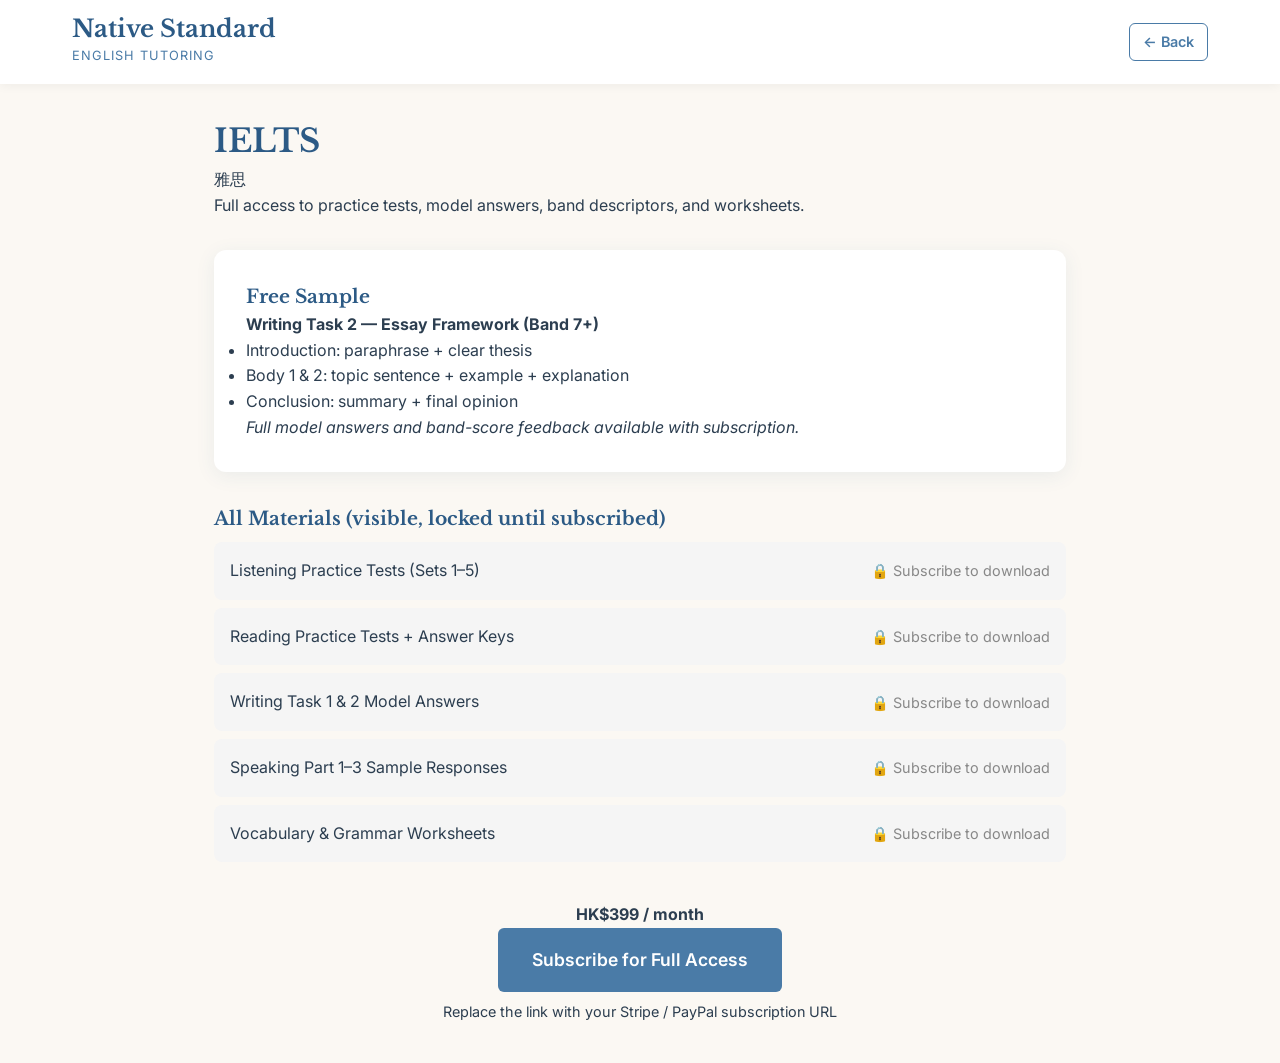
<file: ielts.html>
<!DOCTYPE html>
<html lang="en">
<head>
  <meta charset="UTF-8">
  <meta name="viewport" content="width=device-width, initial-scale=1.0">
  <title>IELTS Subscription | Native Standard English</title>
  <link rel="stylesheet" href="styles.css">
  <link href="https://fonts.googleapis.com/css2?family=Libre+Baskerville:ital,wght@0,400;0,700;1,400&family=Inter:wght@400;500;600&display=swap" rel="stylesheet">
  <style>
    .preview-page { max-width: 900px; margin: 2rem auto; padding: 0 1.5rem; }
    .sample-box { background: white; padding: 2rem; border-radius: 12px; box-shadow: var(--shadow); margin: 2rem 0; }
    .locked-item { background: #f5f5f5; padding: 1rem; margin: 0.5rem 0; border-radius: 8px; display: flex; justify-content: space-between; align-items: center; }
    .lock { color: #888; font-size: 0.9rem; }
    .cta { text-align: center; margin: 2.5rem 0; }
  </style>
</head>
<body>
  <header>
    <nav class="navbar">
      <div class="logo"><h1>Native Standard</h1><span>English Tutoring</span></div>
      <a href="index.html" class="lang-switch">← Back</a>
    </nav>
  </header>
  <main class="preview-page">
    <h1>IELTS</h1>
    <p>雅思</p>
    <p>Full access to practice tests, model answers, band descriptors, and worksheets.</p>

    <div class="sample-box">
      <h3>Free Sample</h3>
      <p><strong>Writing Task 2 — Essay Framework (Band 7+)</strong></p>
      <ul>
        <li>Introduction: paraphrase + clear thesis</li>
        <li>Body 1 & 2: topic sentence + example + explanation</li>
        <li>Conclusion: summary + final opinion</li>
      </ul>
      <p><em>Full model answers and band-score feedback available with subscription.</em></p>
    </div>

    <h3>All Materials (visible, locked until subscribed)</h3>
    <div class="locked-item"><span>Listening Practice Tests (Sets 1–5)</span><span class="lock">🔒 Subscribe to download</span></div>
    <div class="locked-item"><span>Reading Practice Tests + Answer Keys</span><span class="lock">🔒 Subscribe to download</span></div>
    <div class="locked-item"><span>Writing Task 1 & 2 Model Answers</span><span class="lock">🔒 Subscribe to download</span></div>
    <div class="locked-item"><span>Speaking Part 1–3 Sample Responses</span><span class="lock">🔒 Subscribe to download</span></div>
    <div class="locked-item"><span>Vocabulary & Grammar Worksheets</span><span class="lock">🔒 Subscribe to download</span></div>

    <div class="cta">
      <p><strong>HK$399 / month</strong></p>
      <a href="#" class="btn btn-primary btn-large" target="_blank">Subscribe for Full Access</a>
      <p style="margin-top:0.5rem;font-size:0.9rem;">Replace the link with your Stripe / PayPal subscription URL</p>
    </div>
  </main>
</body>
</html>
</file>
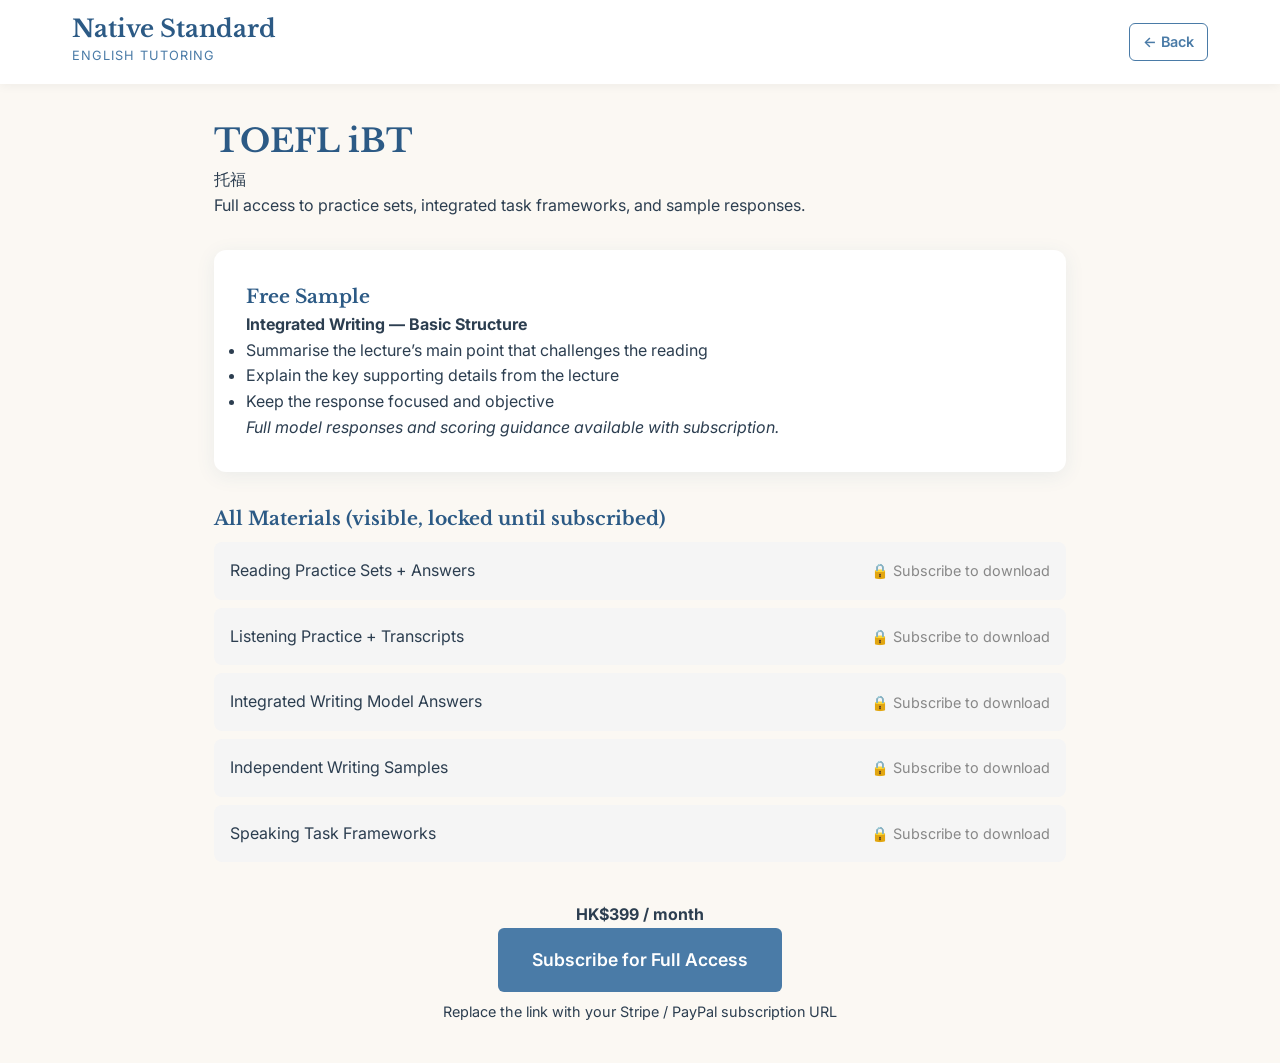
<file: toefl.html>
<!DOCTYPE html>
<html lang="en">
<head>
  <meta charset="UTF-8">
  <meta name="viewport" content="width=device-width, initial-scale=1.0">
  <title>TOEFL iBT Subscription | Native Standard English</title>
  <link rel="stylesheet" href="styles.css">
  <link href="https://fonts.googleapis.com/css2?family=Libre+Baskerville:ital,wght@0,400;0,700;1,400&family=Inter:wght@400;500;600&display=swap" rel="stylesheet">
  <style>
    .preview-page { max-width: 900px; margin: 2rem auto; padding: 0 1.5rem; }
    .sample-box { background: white; padding: 2rem; border-radius: 12px; box-shadow: var(--shadow); margin: 2rem 0; }
    .locked-item { background: #f5f5f5; padding: 1rem; margin: 0.5rem 0; border-radius: 8px; display: flex; justify-content: space-between; align-items: center; }
    .lock { color: #888; font-size: 0.9rem; }
    .cta { text-align: center; margin: 2.5rem 0; }
  </style>
</head>
<body>
  <header>
    <nav class="navbar">
      <div class="logo"><h1>Native Standard</h1><span>English Tutoring</span></div>
      <a href="index.html" class="lang-switch">← Back</a>
    </nav>
  </header>
  <main class="preview-page">
    <h1>TOEFL iBT</h1>
    <p>托福</p>
    <p>Full access to practice sets, integrated task frameworks, and sample responses.</p>

    <div class="sample-box">
      <h3>Free Sample</h3>
      <p><strong>Integrated Writing — Basic Structure</strong></p>
      <ul>
        <li>Summarise the lecture’s main point that challenges the reading</li>
        <li>Explain the key supporting details from the lecture</li>
        <li>Keep the response focused and objective</li>
      </ul>
      <p><em>Full model responses and scoring guidance available with subscription.</em></p>
    </div>

    <h3>All Materials (visible, locked until subscribed)</h3>
    <div class="locked-item"><span>Reading Practice Sets + Answers</span><span class="lock">🔒 Subscribe to download</span></div>
    <div class="locked-item"><span>Listening Practice + Transcripts</span><span class="lock">🔒 Subscribe to download</span></div>
    <div class="locked-item"><span>Integrated Writing Model Answers</span><span class="lock">🔒 Subscribe to download</span></div>
    <div class="locked-item"><span>Independent Writing Samples</span><span class="lock">🔒 Subscribe to download</span></div>
    <div class="locked-item"><span>Speaking Task Frameworks</span><span class="lock">🔒 Subscribe to download</span></div>

    <div class="cta">
      <p><strong>HK$399 / month</strong></p>
      <a href="#" class="btn btn-primary btn-large" target="_blank">Subscribe for Full Access</a>
      <p style="margin-top:0.5rem;font-size:0.9rem;">Replace the link with your Stripe / PayPal subscription URL</p>
    </div>
  </main>
</body>
</html>
</file>
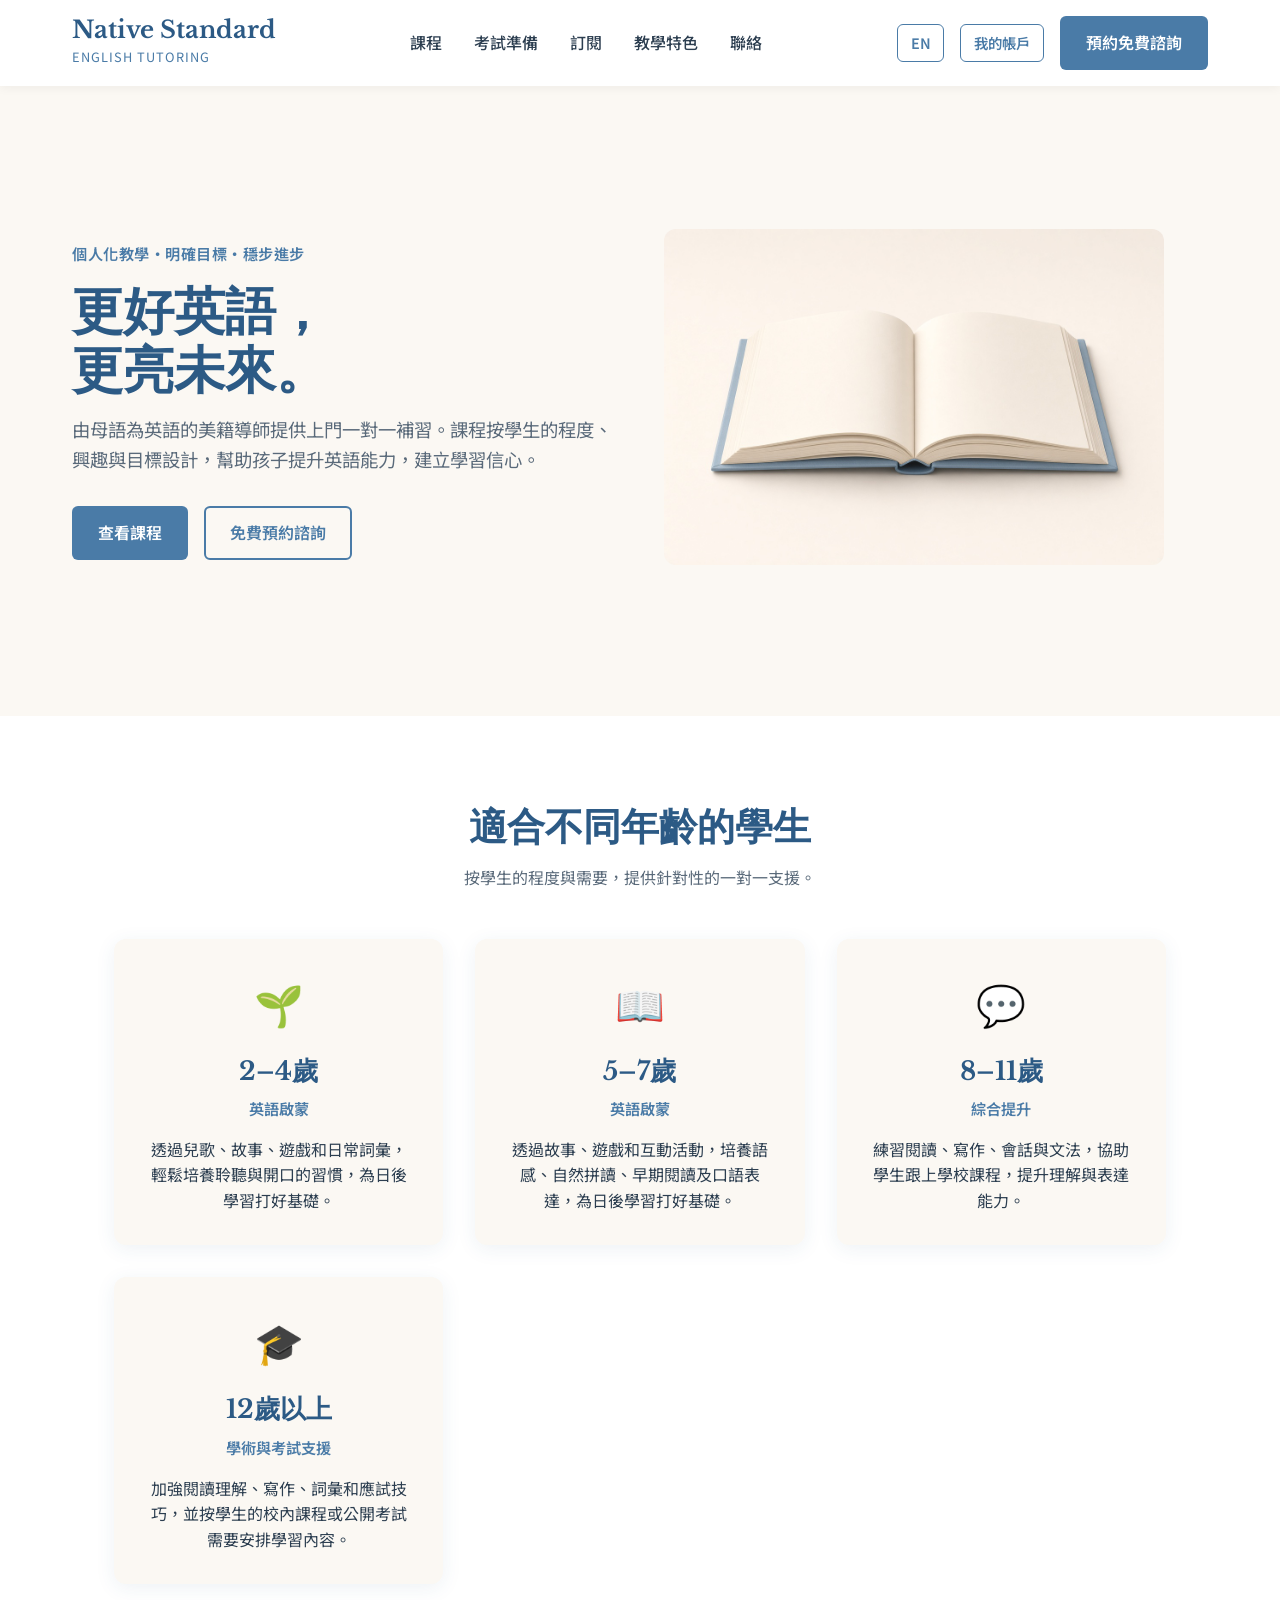
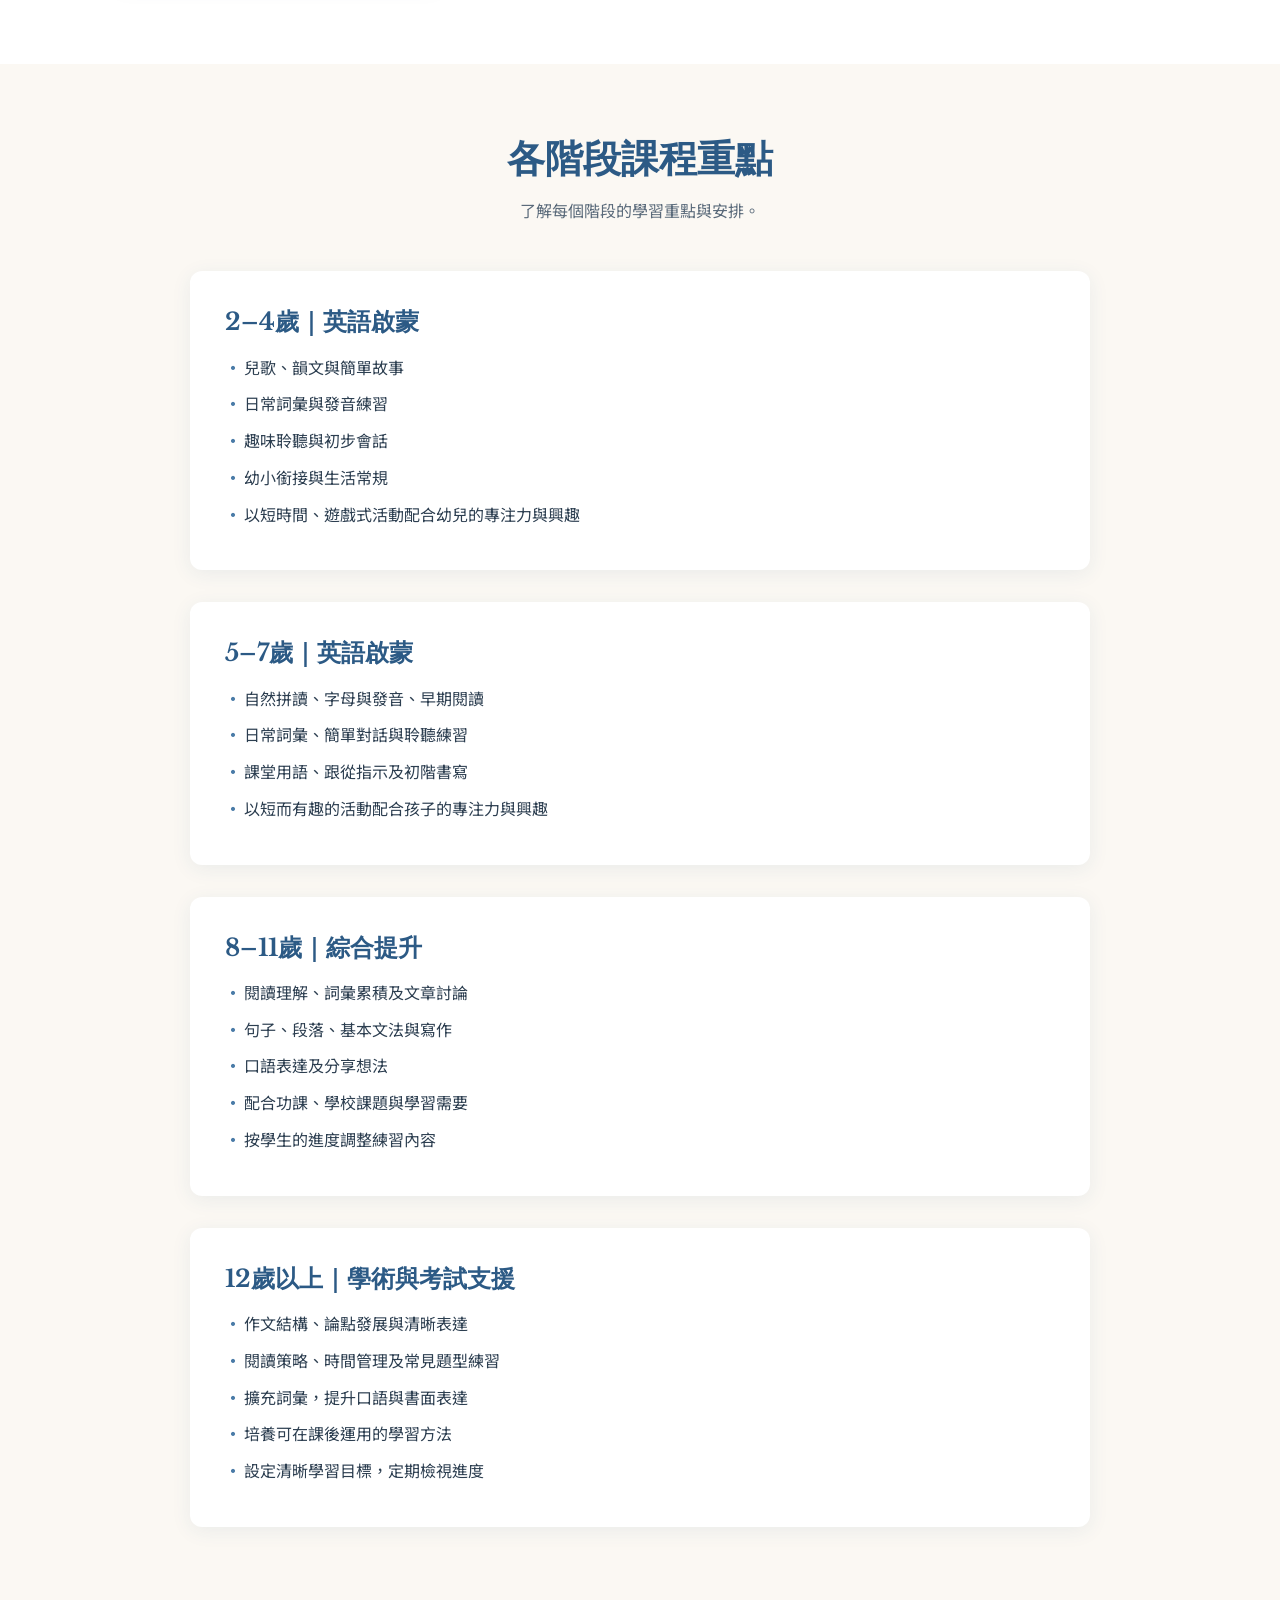
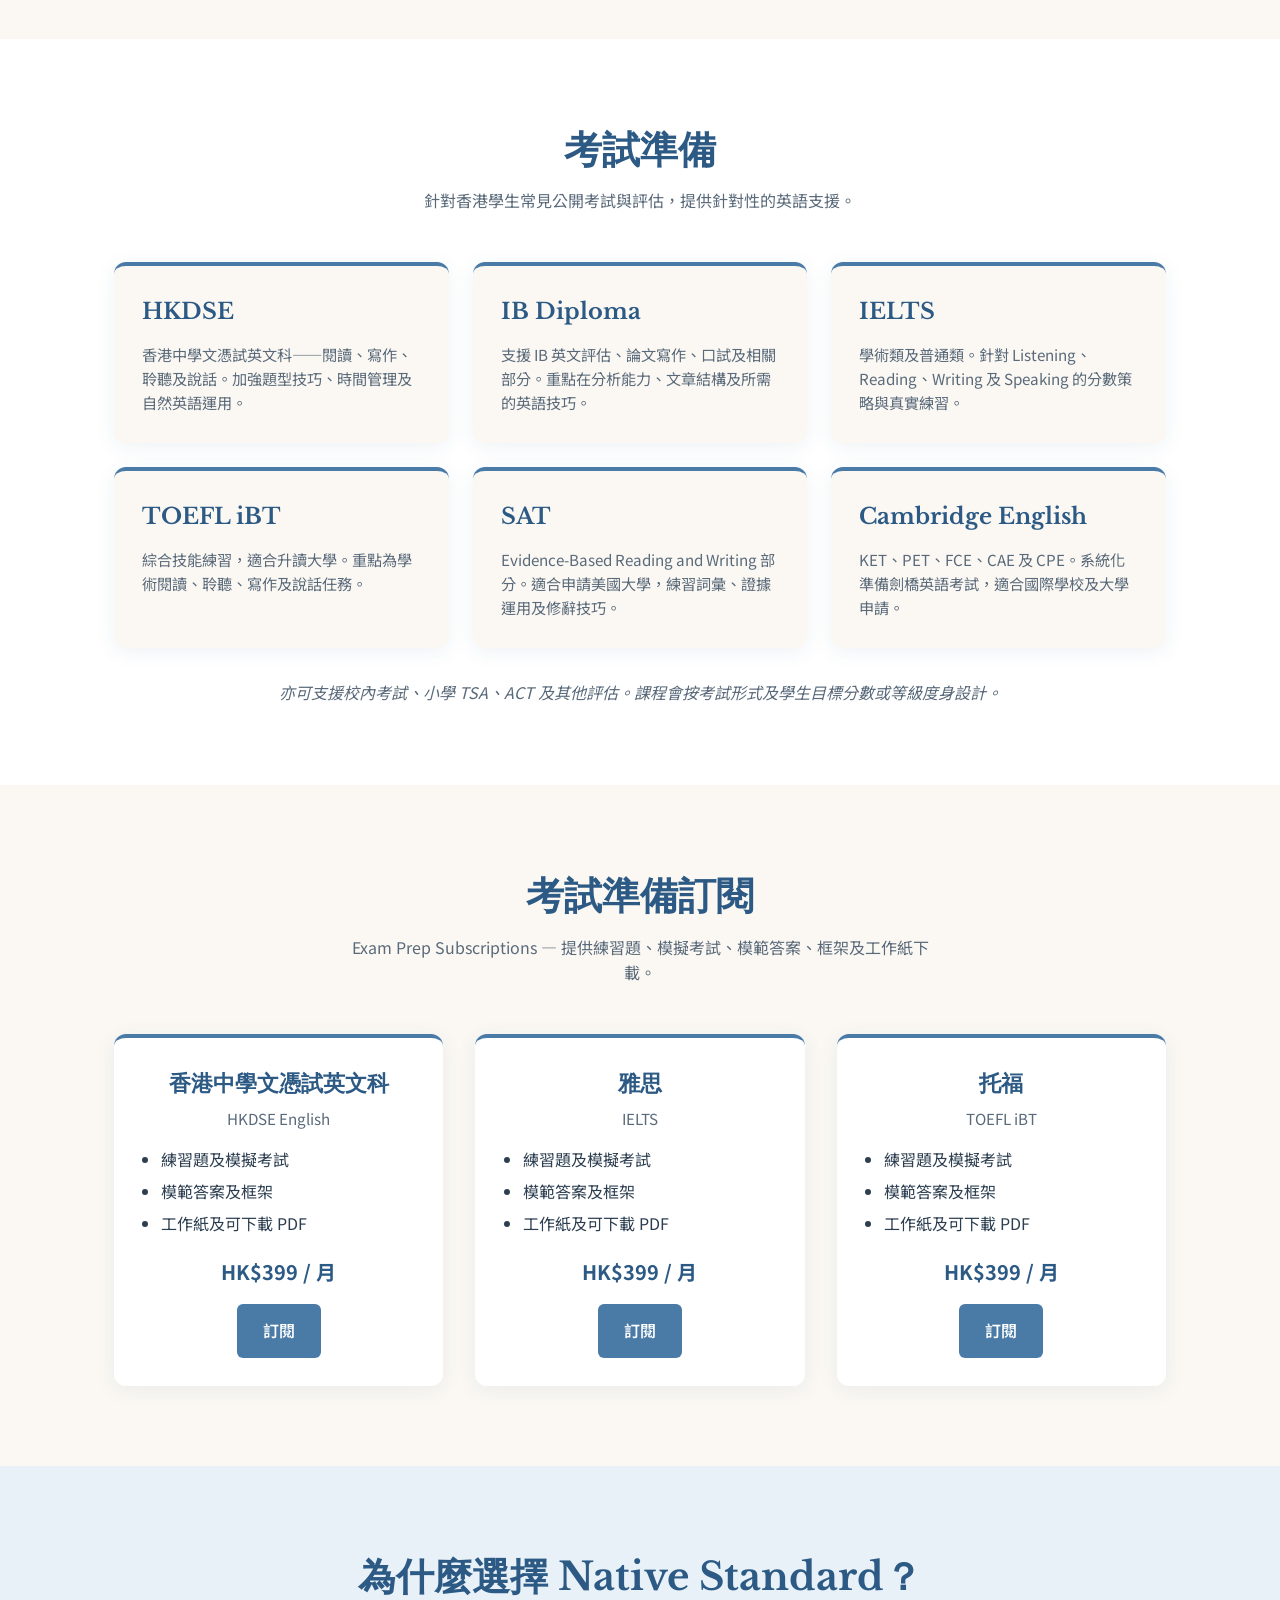
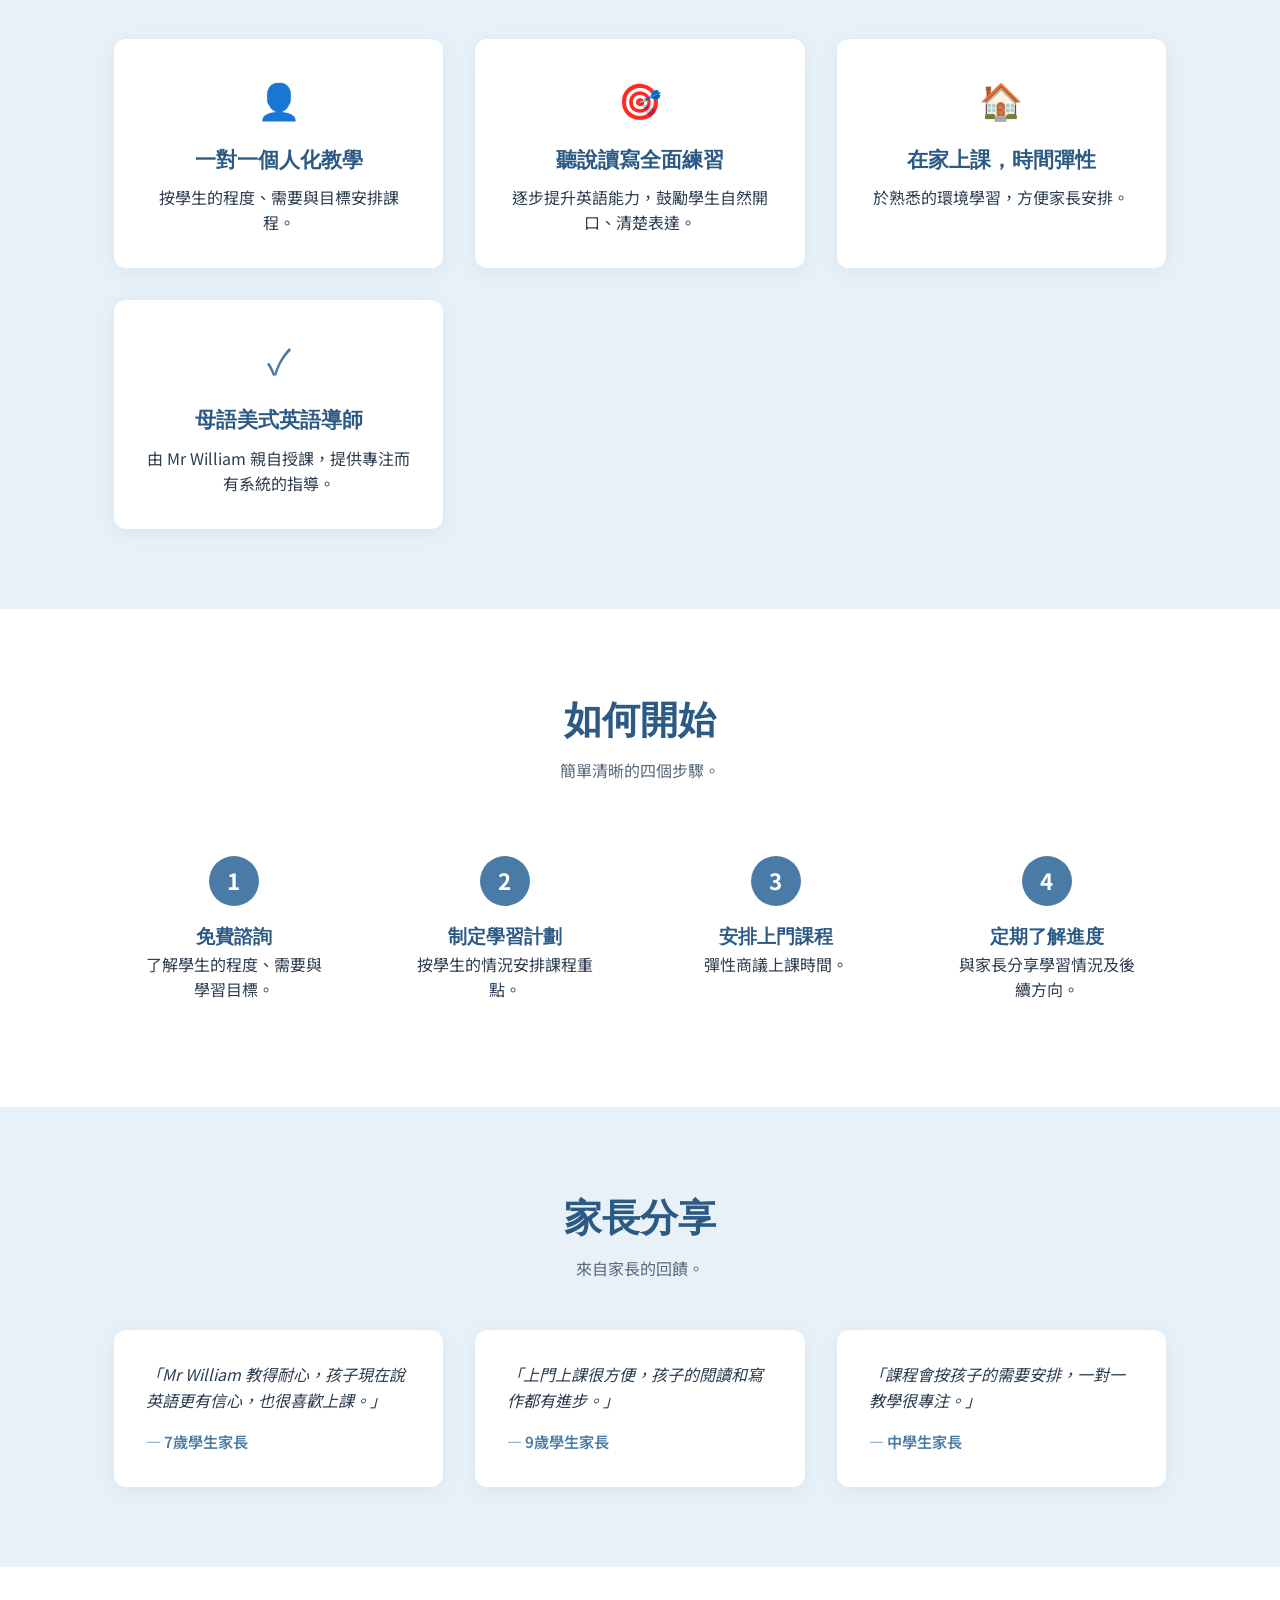
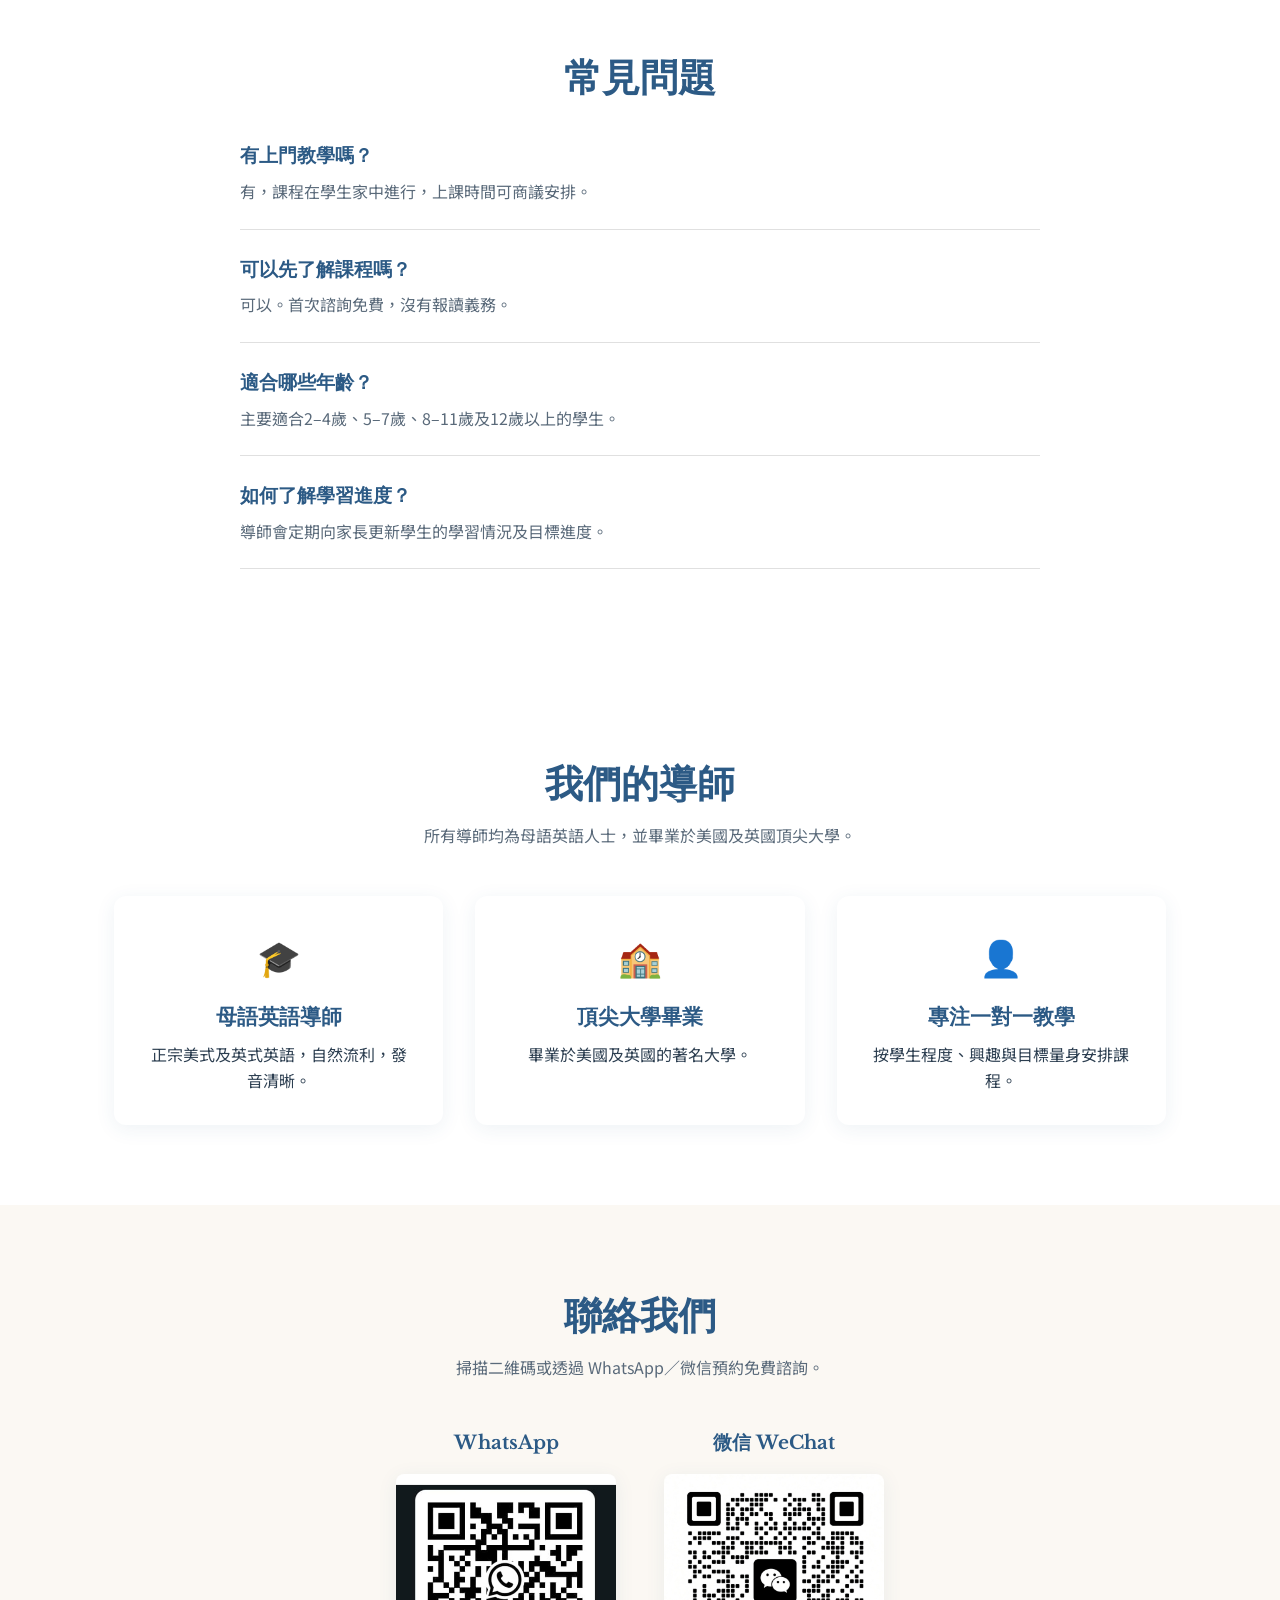
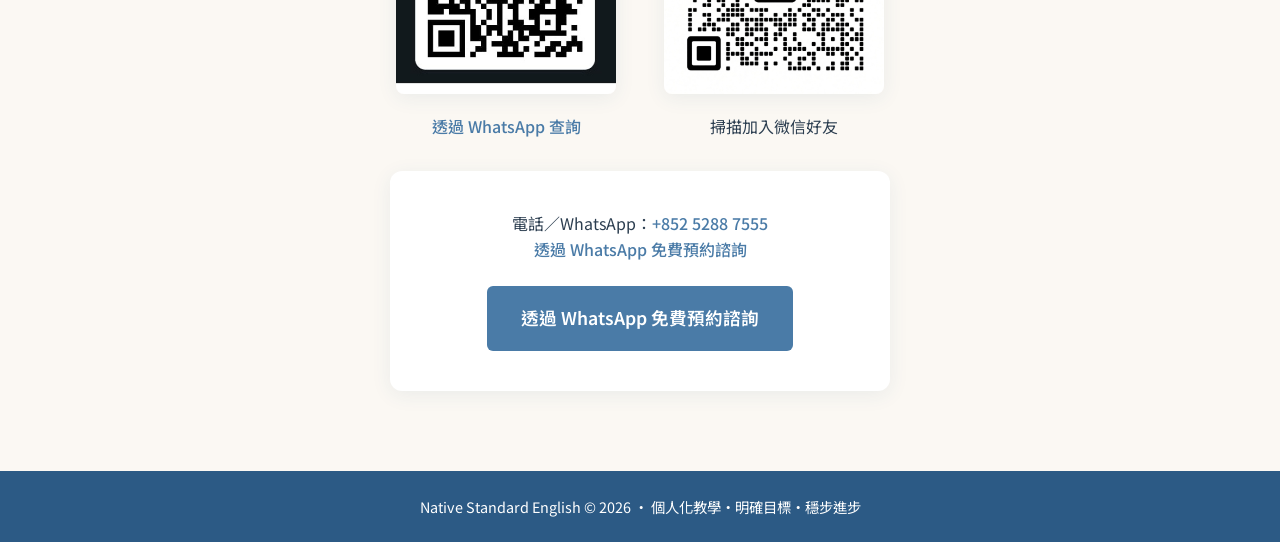
<file: zh.html>
<!DOCTYPE html>
<html lang="zh-Hant">
<head>
  <meta charset="UTF-8">
  <meta name="viewport" content="width=device-width, initial-scale=1.0">
  <title>Native Standard English | 香港上門一對一英語補習</title>
  <meta name="description" content="由母語為英語的美籍導師提供香港上門一對一英語補習。適合2–18歲，涵蓋英語啟蒙、學校課程支援、IELTS、HKDSE及IB考試準備。">
  <meta name="keywords" content="香港英語補習, 上門英語補習, IELTS補習, HKDSE英文, IB英文, 母語英語導師">
  <link rel="canonical" href="https://nativestandardenglish.com/zh.html">
  
  <!-- Open Graph -->
  <meta property="og:title" content="Native Standard English | 香港上門一對一英語補習">
  <meta property="og:description" content="由母語為英語的美籍導師提供香港上門一對一英語補習。適合2–18歲，涵蓋英語啟蒙、學校課程支援及考試準備。">
  <meta property="og:type" content="website">
  <meta property="og:url" content="https://nativestandardenglish.com/zh.html">
  <meta property="og:image" content="https://nativestandardenglish.com/images/hero-book.jpg">
  <meta property="og:locale" content="zh_HK">
  
  <!-- Twitter -->
  <meta name="twitter:card" content="summary_large_image">
  <meta name="twitter:title" content="Native Standard English | 香港上門一對一英語補習">
  <meta name="twitter:description" content="由母語為英語的美籍導師提供香港上門一對一英語補習。適合2–18歲。">
  <meta name="twitter:image" content="https://nativestandardenglish.com/images/hero-book.jpg">
  
  <link rel="stylesheet" href="styles.css">
  <link rel="preconnect" href="https://fonts.googleapis.com">
  <link rel="preconnect" href="https://fonts.gstatic.com" crossorigin>
  <link href="https://fonts.googleapis.com/css2?family=Libre+Baskerville:ital,wght@0,400;0,700;1,400&family=Noto+Sans+TC:wght@400;500;700&display=swap" rel="stylesheet">
  
  <!-- Schema.org -->
  <script type="application/ld+json">
  {
    "@context": "https://schema.org",
    "@type": "EducationalOrganization",
    "name": "Native Standard English",
    "description": "由母語為英語的美籍導師提供香港上門一對一英語補習。",
    "url": "https://nativestandardenglish.com/zh.html",
    "telephone": "+85252887555",
    "areaServed": "Hong Kong",
    "address": {
      "@type": "PostalAddress",
      "addressLocality": "Hong Kong",
      "addressCountry": "HK"
    },
    "sameAs": [
      "https://wa.me/85252887555"
    ]
  }
  </script>
</head>
<body>
  <header>
    <nav class="navbar">
      <div class="logo">
        <h1>Native Standard</h1>
        <span>English Tutoring</span>
      </div>
      <ul class="nav-links">
        <li><a href="#programs">課程</a></li>
        <li><a href="#test-prep">考試準備</a></li>
        <li><a href="#subscriptions">訂閱</a></li>
        <li><a href="#approach">教學特色</a></li>
        <li><a href="#contact">聯絡</a></li>
      </ul>
      <div class="nav-actions">
        <a href="index.html" class="lang-switch">EN</a>
        <a href="account.html" class="lang-switch">我的帳戶</a>
        <a href="https://wa.me/85252887555" class="btn btn-primary nav-btn" target="_blank">預約免費諮詢</a>
      </div>
      <button class="menu-toggle" aria-label="Toggle menu">☰</button>
    </nav>
  </header>

  <main>
    <!-- Hero -->
    <section class="hero">
      <div class="hero-content">
        <p class="tagline">個人化教學・明確目標・穩步進步</p>
        <h2>更好英語，<br>更亮未來。</h2>
        <p class="hero-text">由母語為英語的美籍導師提供上門一對一補習。課程按學生的程度、興趣與目標設計，幫助孩子提升英語能力，建立學習信心。</p>
        <div class="hero-buttons">
          <a href="#programs" class="btn btn-primary">查看課程</a>
          <a href="https://wa.me/85252887555" class="btn btn-outline" target="_blank">免費預約諮詢</a>
        </div>
      </div>
      <div class="hero-image">
        <img src="images/hero-book.jpg" alt="Open book illustration">
      </div>
    </section>

    <!-- Age Groups -->
    <section id="programs" class="programs">
      <div class="container">
        <h2>適合不同年齡的學生</h2>
        <p class="section-subtitle">按學生的程度與需要，提供針對性的一對一支援。</p>
        <div class="age-cards">
          <a href="#detail-2-4" class="age-card">
            <div class="icon-circle">🌱</div>
            <h3>2–4歲</h3>
            <p class="age-label">英語啟蒙</p>
            <p>透過兒歌、故事、遊戲和日常詞彙，輕鬆培養聆聽與開口的習慣，為日後學習打好基礎。</p>
          </a>
          <a href="#detail-5-7" class="age-card">
            <div class="icon-circle">📖</div>
            <h3>5–7歲</h3>
            <p class="age-label">英語啟蒙</p>
            <p>透過故事、遊戲和互動活動，培養語感、自然拼讀、早期閱讀及口語表達，為日後學習打好基礎。</p>
          </a>
          <a href="#detail-8-11" class="age-card">
            <div class="icon-circle">💬</div>
            <h3>8–11歲</h3>
            <p class="age-label">綜合提升</p>
            <p>練習閱讀、寫作、會話與文法，協助學生跟上學校課程，提升理解與表達能力。</p>
          </a>
          <a href="#detail-12" class="age-card">
            <div class="icon-circle">🎓</div>
            <h3>12歲以上</h3>
            <p class="age-label">學術與考試支援</p>
            <p>加強閱讀理解、寫作、詞彙和應試技巧，並按學生的校內課程或公開考試需要安排學習內容。</p>
          </a>
        </div>
      </div>
    </section>

    <!-- Program Details -->
    <section id="program-details" class="program-details">
      <div class="container">
        <h2>各階段課程重點</h2>
        <p class="section-subtitle">了解每個階段的學習重點與安排。</p>
        
        <div class="detail-block" id="detail-2-4">
          <h3>2–4歲｜英語啟蒙</h3>
          <ul>
            <li>兒歌、韻文與簡單故事</li>
            <li>日常詞彙與發音練習</li>
            <li>趣味聆聽與初步會話</li>
            <li>幼小銜接與生活常規</li>
            <li>以短時間、遊戲式活動配合幼兒的專注力與興趣</li>
          </ul>
        </div>

        <div class="detail-block" id="detail-5-7">
          <h3>5–7歲｜英語啟蒙</h3>
          <ul>
            <li>自然拼讀、字母與發音、早期閱讀</li>
            <li>日常詞彙、簡單對話與聆聽練習</li>
            <li>課堂用語、跟從指示及初階書寫</li>
            <li>以短而有趣的活動配合孩子的專注力與興趣</li>
          </ul>
        </div>

        <div class="detail-block" id="detail-8-11">
          <h3>8–11歲｜綜合提升</h3>
          <ul>
            <li>閱讀理解、詞彙累積及文章討論</li>
            <li>句子、段落、基本文法與寫作</li>
            <li>口語表達及分享想法</li>
            <li>配合功課、學校課題與學習需要</li>
            <li>按學生的進度調整練習內容</li>
          </ul>
        </div>

        <div class="detail-block" id="detail-12">
          <h3>12歲以上｜學術與考試支援</h3>
          <ul>
            <li>作文結構、論點發展與清晰表達</li>
            <li>閱讀策略、時間管理及常見題型練習</li>
            <li>擴充詞彙，提升口語與書面表達</li>
            <li>培養可在課後運用的學習方法</li>
            <li>設定清晰學習目標，定期檢視進度</li>
          </ul>
        </div>
      </div>
    </section>

    <!-- Test Preparation -->
    <section id="test-prep" class="test-prep">
      <div class="container">
        <h2>考試準備</h2>
        <p class="section-subtitle">針對香港學生常見公開考試與評估，提供針對性的英語支援。</p>
        <div class="test-grid">
          <div class="test-card">
            <h3>HKDSE</h3>
            <p>香港中學文憑試英文科——閱讀、寫作、聆聽及說話。加強題型技巧、時間管理及自然英語運用。</p>
          </div>
          <div class="test-card">
            <h3>IB Diploma</h3>
            <p>支援 IB 英文評估、論文寫作、口試及相關部分。重點在分析能力、文章結構及所需的英語技巧。</p>
          </div>
          <div class="test-card">
            <h3>IELTS</h3>
            <p>學術類及普通類。針對 Listening、Reading、Writing 及 Speaking 的分數策略與真實練習。</p>
          </div>
          <div class="test-card">
            <h3>TOEFL iBT</h3>
            <p>綜合技能練習，適合升讀大學。重點為學術閱讀、聆聽、寫作及說話任務。</p>
          </div>
          <div class="test-card">
            <h3>SAT</h3>
            <p>Evidence-Based Reading and Writing 部分。適合申請美國大學，練習詞彙、證據運用及修辭技巧。</p>
          </div>
          <div class="test-card">
            <h3>Cambridge English</h3>
            <p>KET、PET、FCE、CAE 及 CPE。系統化準備劍橋英語考試，適合國際學校及大學申請。</p>
          </div>
        </div>
        <p class="test-note">亦可支援校內考試、小學 TSA、ACT 及其他評估。課程會按考試形式及學生目標分數或等級度身設計。</p>
      </div>
    </section>

    <!-- Subscriptions -->
    <section id="subscriptions" class="subscriptions">
      <div class="container">
        <h2>考試準備訂閱</h2>
        <p class="section-subtitle">Exam Prep Subscriptions — 提供練習題、模擬考試、模範答案、框架及工作紙下載。</p>
        <div class="sub-grid">
          <div class="sub-card">
            <h3>香港中學文憑試英文科</h3>
            <p class="en">HKDSE English</p>
            <ul>
              <li>練習題及模擬考試</li>
              <li>模範答案及框架</li>
              <li>工作紙及可下載 PDF</li>
            </ul>
            <div class="price">HK$399 / 月</div>
            <a href="#" class="btn btn-primary" target="_blank">訂閱</a>
          </div>
          <div class="sub-card">
            <h3>雅思</h3>
            <p class="en">IELTS</p>
            <ul>
              <li>練習題及模擬考試</li>
              <li>模範答案及框架</li>
              <li>工作紙及可下載 PDF</li>
            </ul>
            <div class="price">HK$399 / 月</div>
            <a href="#" class="btn btn-primary" target="_blank">訂閱</a>
          </div>
          <div class="sub-card">
            <h3>托福</h3>
            <p class="en">TOEFL iBT</p>
            <ul>
              <li>練習題及模擬考試</li>
              <li>模範答案及框架</li>
              <li>工作紙及可下載 PDF</li>
            </ul>
            <div class="price">HK$399 / 月</div>
            <a href="#" class="btn btn-primary" target="_blank">訂閱</a>
          </div>
        </div>
      </div>
    </section>

    <!-- Approach -->
    <section id="approach" class="approach">
      <div class="container">
        <h2>為什麼選擇 Native Standard？</h2>
        <div class="features">
          <div class="feature">
            <div class="feature-icon">👤</div>
            <h3>一對一個人化教學</h3>
            <p>按學生的程度、需要與目標安排課程。</p>
          </div>
          <div class="feature">
            <div class="feature-icon">🎯</div>
            <h3>聽說讀寫全面練習</h3>
            <p>逐步提升英語能力，鼓勵學生自然開口、清楚表達。</p>
          </div>
          <div class="feature">
            <div class="feature-icon">🏠</div>
            <h3>在家上課，時間彈性</h3>
            <p>於熟悉的環境學習，方便家長安排。</p>
          </div>
          <div class="feature">
            <div class="feature-icon">✓</div>
            <h3>母語美式英語導師</h3>
            <p>由 Mr William 親自授課，提供專注而有系統的指導。</p>
          </div>
        </div>
      </div>
    </section>

    <!-- How it Works -->
    <section id="how" class="how">
      <div class="container">
        <h2>如何開始</h2>
        <p class="section-subtitle">簡單清晰的四個步驟。</p>
        <div class="steps">
          <div class="step">
            <div class="step-number">1</div>
            <h3>免費諮詢</h3>
            <p>了解學生的程度、需要與學習目標。</p>
          </div>
          <div class="step">
            <div class="step-number">2</div>
            <h3>制定學習計劃</h3>
            <p>按學生的情況安排課程重點。</p>
          </div>
          <div class="step">
            <div class="step-number">3</div>
            <h3>安排上門課程</h3>
            <p>彈性商議上課時間。</p>
          </div>
          <div class="step">
            <div class="step-number">4</div>
            <h3>定期了解進度</h3>
            <p>與家長分享學習情況及後續方向。</p>
          </div>
        </div>
      </div>
    </section>

    <!-- Testimonials -->
    <section id="testimonials" class="testimonials">
      <div class="container">
        <h2>家長分享</h2>
        <p class="section-subtitle">來自家長的回饋。</p>
        <div class="testimonial-grid">
          <div class="testimonial">
            <p>「Mr William 教得耐心，孩子現在說英語更有信心，也很喜歡上課。」</p>
            <span>— 7歲學生家長</span>
          </div>
          <div class="testimonial">
            <p>「上門上課很方便，孩子的閱讀和寫作都有進步。」</p>
            <span>— 9歲學生家長</span>
          </div>
          <div class="testimonial">
            <p>「課程會按孩子的需要安排，一對一教學很專注。」</p>
            <span>— 中學生家長</span>
          </div>
        </div>
      </div>
    </section>

    <!-- About section removed -->

    <!-- FAQ -->
    <section id="faq" class="faq">
      <div class="container">
        <h2>常見問題</h2>
        <div class="faq-list">
          <div class="faq-item">
            <h3>有上門教學嗎？</h3>
            <p>有，課程在學生家中進行，上課時間可商議安排。</p>
          </div>
          <div class="faq-item">
            <h3>可以先了解課程嗎？</h3>
            <p>可以。首次諮詢免費，沒有報讀義務。</p>
          </div>
          <div class="faq-item">
            <h3>適合哪些年齡？</h3>
            <p>主要適合2–4歲、5–7歲、8–11歲及12歲以上的學生。</p>
          </div>
          <div class="faq-item">
            <h3>如何了解學習進度？</h3>
            <p>導師會定期向家長更新學生的學習情況及目標進度。</p>
          </div>
        </div>
      </div>
    </section>

    <!-- Teachers -->
    <section id="teachers" class="teachers">
      <div class="container">
        <h2>我們的導師</h2>
        <p class="section-subtitle">所有導師均為母語英語人士，並畢業於美國及英國頂尖大學。</p>
        <div class="features">
          <div class="feature">
            <div class="feature-icon">🎓</div>
            <h3>母語英語導師</h3>
            <p>正宗美式及英式英語，自然流利，發音清晰。</p>
          </div>
          <div class="feature">
            <div class="feature-icon">🏫</div>
            <h3>頂尖大學畢業</h3>
            <p>畢業於美國及英國的著名大學。</p>
          </div>
          <div class="feature">
            <div class="feature-icon">👤</div>
            <h3>專注一對一教學</h3>
            <p>按學生程度、興趣與目標量身安排課程。</p>
          </div>
        </div>
      </div>
    </section>

    <!-- Contact -->
    <section id="contact" class="contact">
      <div class="container">
        <h2>聯絡我們</h2>
        <p class="section-subtitle">掃描二維碼或透過 WhatsApp／微信預約免費諮詢。</p>
        <div class="qr-codes">
          <div class="qr-item">
            <h3>WhatsApp</h3>
            <img src="images/whatsapp-qr.jpg" alt="WhatsApp QR Code">
            <p><a href="https://wa.me/85252887555" target="_blank">透過 WhatsApp 查詢</a></p>
          </div>
          <div class="qr-item">
            <h3>微信 WeChat</h3>
            <img src="images/wechat-qr.jpg" alt="WeChat QR Code">
            <p>掃描加入微信好友</p>
          </div>
        </div>
        <div class="contact-box" style="margin-top: 2rem;">
          <div class="contact-info">
            <p>電話／WhatsApp：<a href="tel:+85252887555">+852 5288 7555</a></p>
            <p><a href="https://wa.me/85252887555" target="_blank">透過 WhatsApp 免費預約諮詢</a></p>
          </div>
          <a href="https://wa.me/85252887555" class="btn btn-primary btn-large" target="_blank">透過 WhatsApp 免費預約諮詢</a>
        </div>
      </div>
    </section>
  </main>

  <footer>
    <div class="container">
      <p>Native Standard English &copy; 2026 · 個人化教學・明確目標・穩步進步</p>
    </div>
  </footer>

  <script>
    const menuToggle = document.querySelector('.menu-toggle');
    const navLinks = document.querySelector('.nav-links');
    menuToggle.addEventListener('click', () => {
      navLinks.classList.toggle('active');
    });
  </script>
</body>
</html>
</file>
<file: styles.css>
:root {
  --blue: #4A7BA7;
  --blue-dark: #2C5A85;
  --blue-light: #E8F1F8;
  --cream: #FBF8F3;
  --text: #2C3E50;
  --text-light: #5A6A7A;
  --white: #FFFFFF;
  --shadow: 0 4px 20px rgba(44, 90, 133, 0.08);
}

* {
  margin: 0;
  padding: 0;
  box-sizing: border-box;
}

body {
  font-family: 'Inter', 'Noto Sans TC', system-ui, sans-serif;
  color: var(--text);
  background: var(--cream);
  line-height: 1.6;
}

h1, h2, h3 {
  font-family: 'Libre Baskerville', Georgia, serif;
  color: var(--blue-dark);
  font-weight: 700;
}

.container {
  max-width: 1100px;
  margin: 0 auto;
  padding: 0 1.5rem;
}

/* Header */
header {
  background: var(--white);
  box-shadow: 0 2px 10px rgba(0,0,0,0.05);
  position: sticky;
  top: 0;
  z-index: 100;
}

.navbar {
  display: flex;
  justify-content: space-between;
  align-items: center;
  padding: 1rem 2rem;
  max-width: 1200px;
  margin: 0 auto;
}

.logo h1 {
  font-size: 1.5rem;
  margin: 0;
  line-height: 1.1;
}

.logo span {
  font-size: 0.8rem;
  color: var(--blue);
  letter-spacing: 1px;
  text-transform: uppercase;
}

.nav-links {
  display: flex;
  list-style: none;
  gap: 2rem;
}

.nav-links a {
  text-decoration: none;
  color: var(--text);
  font-weight: 500;
  transition: color 0.2s;
}

.nav-links a:hover {
  color: var(--blue);
}

.menu-toggle {
  display: none;
  background: none;
  border: none;
  font-size: 1.5rem;
  cursor: pointer;
  color: var(--blue-dark);
}

/* Buttons */
.btn {
  display: inline-block;
  padding: 0.75rem 1.5rem;
  border-radius: 6px;
  text-decoration: none;
  font-weight: 600;
  transition: all 0.2s;
  border: 2px solid transparent;
}

.btn-primary {
  background: var(--blue);
  color: white;
}

.btn-primary:hover {
  background: var(--blue-dark);
}

.btn-outline {
  border-color: var(--blue);
  color: var(--blue);
  background: transparent;
}

.btn-outline:hover {
  background: var(--blue);
  color: white;
}

.btn-large {
  padding: 1rem 2rem;
  font-size: 1.1rem;
}

.nav-actions {
  display: flex;
  align-items: center;
  gap: 1rem;
}

.lang-switch {
  text-decoration: none;
  color: var(--blue);
  font-weight: 600;
  padding: 0.4rem 0.8rem;
  border: 1.5px solid var(--blue);
  border-radius: 6px;
  font-size: 0.9rem;
  transition: all 0.2s;
}

.lang-switch:hover {
  background: var(--blue);
  color: white;
}

/* Hero */
.hero {
  display: grid;
  grid-template-columns: 1fr 1fr;
  gap: 3rem;
  align-items: center;
  padding: 4rem 2rem;
  max-width: 1200px;
  margin: 0 auto;
  min-height: 70vh;
  text-align: left;
}

.tagline {
  color: var(--blue);
  font-weight: 600;
  letter-spacing: 0.5px;
  margin-bottom: 1rem;
  font-size: 0.95rem;
}

.hero h2 {
  font-size: 3.2rem;
  line-height: 1.15;
  margin-bottom: 1rem;
}

.hero-text {
  font-size: 1.15rem;
  color: var(--text-light);
  margin-bottom: 2rem;
  max-width: 600px;
  margin-left: auto;
  margin-right: auto;
}

.hero-buttons {
  display: flex;
  gap: 1rem;
  flex-wrap: wrap;
}

.hero-image img {
  width: 100%;
  max-width: 500px;
  border-radius: 12px;
  object-fit: cover;
}

/* Programs */
.programs {
  padding: 5rem 0;
  background: var(--white);
}

.programs h2, .approach h2, .about h2, .contact h2 {
  text-align: center;
  font-size: 2.4rem;
  margin-bottom: 0.5rem;
}

.section-subtitle {
  text-align: center;
  color: var(--text-light);
  margin-bottom: 3rem;
  max-width: 600px;
  margin-left: auto;
  margin-right: auto;
}

.age-cards {
  display: grid;
  grid-template-columns: repeat(3, 1fr);
  gap: 2rem;
}

.age-card {
  background: var(--cream);
  padding: 2rem;
  border-radius: 12px;
  text-align: center;
  box-shadow: var(--shadow);
  transition: transform 0.2s;
  text-decoration: none;
  color: inherit;
  display: block;
  cursor: pointer;
}

.age-card:hover {
  transform: translateY(-4px);
}

.icon-circle {
  font-size: 2.5rem;
  margin-bottom: 1rem;
}

.age-card h3 {
  font-size: 1.6rem;
  margin-bottom: 0.3rem;
}

.age-label {
  color: var(--blue);
  font-weight: 600;
  margin-bottom: 1rem;
  font-size: 0.95rem;
}

/* Approach */
.approach {
  padding: 5rem 0;
  background: var(--blue-light);
}

.features {
  display: grid;
  grid-template-columns: repeat(auto-fit, minmax(240px, 1fr));
  gap: 2rem;
  margin-top: 2rem;
}

.feature {
  background: white;
  padding: 2rem;
  border-radius: 12px;
  text-align: center;
  box-shadow: var(--shadow);
}

.feature-icon {
  font-size: 2.2rem;
  margin-bottom: 1rem;
  color: var(--blue);
}

.feature h3 {
  margin-bottom: 0.5rem;
  font-size: 1.3rem;
}

/* About */
.about {
  padding: 5rem 0;
  background: var(--white);
}

.about-grid {
  display: grid;
  grid-template-columns: 1fr 1.2fr;
  gap: 3rem;
  align-items: center;
}

.about-image img {
  width: 100%;
  max-width: 380px;
  border-radius: 12px;
  box-shadow: var(--shadow);
}

.about-text p {
  margin-bottom: 1rem;
  color: var(--text-light);
}

/* Program Details */
.program-details {
  padding: 4rem 0 5rem;
  background: var(--cream);
}

.program-details h2 {
  text-align: center;
  font-size: 2.4rem;
  margin-bottom: 0.5rem;
}

.detail-block {
  background: white;
  padding: 2rem 2.2rem;
  border-radius: 12px;
  box-shadow: var(--shadow);
  margin-bottom: 2rem;
  max-width: 900px;
  margin-left: auto;
  margin-right: auto;
}

.detail-block h3 {
  font-size: 1.5rem;
  margin-bottom: 0.8rem;
  color: var(--blue-dark);
}

.detail-block p {
  margin-bottom: 1rem;
  color: var(--text-light);
}

.detail-block ul {
  list-style: none;
  padding: 0;
}

.detail-block li {
  margin-bottom: 0.7rem;
  padding-left: 1.2rem;
  position: relative;
  color: var(--text);
}

.detail-block li:before {
  content: "•";
  color: var(--blue);
  font-weight: bold;
  position: absolute;
  left: 0;
}

.detail-block strong {
  color: var(--blue-dark);
}

@media (max-width: 900px) {
  .detail-block {
    padding: 1.5rem;
  }
}
.how {
  padding: 5rem 0;
  background: var(--white);
}

.how h2, .testimonials h2, .faq h2 {
  text-align: center;
  font-size: 2.4rem;
  margin-bottom: 0.5rem;
}

.steps {
  display: grid;
  grid-template-columns: repeat(auto-fit, minmax(220px, 1fr));
  gap: 2rem;
  margin-top: 2rem;
}

.step {
  text-align: center;
  padding: 1.5rem;
}

.step-number {
  width: 50px;
  height: 50px;
  background: var(--blue);
  color: white;
  border-radius: 50%;
  display: flex;
  align-items: center;
  justify-content: center;
  font-size: 1.4rem;
  font-weight: 700;
  margin: 0 auto 1rem;
}

/* Testimonials */
.testimonials {
  padding: 5rem 0;
  background: var(--blue-light);
}

.testimonial-grid {
  display: grid;
  grid-template-columns: repeat(auto-fit, minmax(280px, 1fr));
  gap: 2rem;
  margin-top: 2rem;
}

.testimonial {
  background: white;
  padding: 2rem;
  border-radius: 12px;
  box-shadow: var(--shadow);
}

.testimonial p {
  font-style: italic;
  margin-bottom: 1rem;
  color: var(--text);
}

.testimonial span {
  color: var(--blue);
  font-weight: 600;
  font-size: 0.95rem;
}

/* FAQ */
.faq {
  padding: 5rem 0;
  background: var(--white);
}

.faq-list {
  max-width: 800px;
  margin: 2rem auto 0;
}

.faq-item {
  margin-bottom: 1.5rem;
  padding-bottom: 1.5rem;
  border-bottom: 1px solid #e0e0e0;
}

.faq-item h3 {
  font-size: 1.2rem;
  margin-bottom: 0.5rem;
}

.faq-item p {
  color: var(--text-light);
}

/* Responsive updates */
@media (max-width: 900px) {
  .steps, .testimonial-grid {
    grid-template-columns: 1fr;
  }
}
.contact {
  padding: 5rem 0;
  background: var(--cream);
  text-align: center;
}

.contact-box {
  background: white;
  padding: 2.5rem;
  border-radius: 12px;
  box-shadow: var(--shadow);
  max-width: 500px;
  margin: 0 auto;
}

.contact-info {
  margin-bottom: 1.5rem;
}

.contact-info a {
  color: var(--blue);
  text-decoration: none;
  font-weight: 500;
}

.contact-info a:hover {
  text-decoration: underline;
}

/* Teachers */
.teachers {
  padding: 5rem 0;
  background: var(--white);
}

.teachers h2 {
  text-align: center;
  font-size: 2.4rem;
  margin-bottom: 0.5rem;
}

/* QR Codes */
.qr-codes {
  display: flex;
  justify-content: center;
  gap: 3rem;
  flex-wrap: wrap;
  margin: 2rem 0;
}

.qr-item {
  text-align: center;
  max-width: 280px;
}

.qr-item h3 {
  margin-bottom: 1rem;
  color: var(--blue-dark);
}

.qr-item img {
  width: 220px;
  height: auto;
  border-radius: 8px;
  box-shadow: var(--shadow);
  margin-bottom: 0.8rem;
}

.qr-item a {
  color: var(--blue);
  text-decoration: none;
  font-weight: 500;
}

.qr-item a:hover {
  text-decoration: underline;
}

@media (max-width: 600px) {
  .qr-codes {
    flex-direction: column;
    align-items: center;
    gap: 2rem;
  }
}
footer {
  background: var(--blue-dark);
  color: white;
  text-align: center;
  padding: 1.5rem;
  font-size: 0.9rem;
}

/* Responsive */
@media (max-width: 900px) {
  .hero {
    grid-template-columns: 1fr;
    text-align: center;
    padding: 3rem 1.5rem;
  }
  .hero h2 {
    font-size: 2.4rem;
  }
  .hero-image {
    order: -1;
  }
  .hero-image img {
    max-width: 320px;
    margin: 0 auto;
  }
  .hero-buttons {
    justify-content: center;
  }
  .age-cards {
    grid-template-columns: 1fr;
  }
  .about-grid {
    grid-template-columns: 1fr;
    text-align: center;
  }
  .about-image img {
    margin: 0 auto;
  }
  .nav-links {
    display: none;
    flex-direction: column;
    position: absolute;
    top: 100%;
    left: 0;
    right: 0;
    background: white;
    padding: 1rem;
    box-shadow: 0 4px 10px rgba(0,0,0,0.1);
  }
  .nav-links.active {
    display: flex;
  }
  .menu-toggle {
    display: block;
  }
  .nav-btn {
    display: none;
  }
}

/* Subscriptions */
.subscriptions {
  padding: 5rem 0;
  background: var(--cream);
}

.subscriptions h2 {
  text-align: center;
  font-size: 2.4rem;
  margin-bottom: 0.5rem;
}

.sub-grid {
  display: grid;
  grid-template-columns: repeat(3, 1fr);
  gap: 2rem;
  margin-top: 2rem;
}

@media (max-width: 900px) {
  .sub-grid {
    grid-template-columns: 1fr;
  }
}

.sub-card {
  background: var(--white);
  padding: 1.75rem;
  border-radius: 12px;
  box-shadow: var(--shadow);
  text-align: center;
  border-top: 4px solid var(--blue);
}

.sub-card h3 {
  font-size: 1.4rem;
  margin-bottom: 0.3rem;
}

.sub-card .zh, .sub-card .en {
  color: var(--text-light);
  margin-bottom: 1rem;
  font-size: 0.95rem;
}

.sub-card ul {
  text-align: left;
  margin: 0 0 1.25rem;
  padding-left: 1.2rem;
  color: var(--text);
}

.sub-card li {
  margin-bottom: 0.4rem;
}

.price {
  font-size: 1.25rem;
  font-weight: 700;
  color: var(--blue-dark);
  margin-bottom: 1rem;
}

@media (max-width: 768px) {
  .sub-grid {
    grid-template-columns: 1fr;
  }
}
.test-prep {
  padding: 5rem 0;
  background: var(--white);
}

.test-prep h2 {
  text-align: center;
  font-size: 2.4rem;
  margin-bottom: 0.5rem;
}

.test-grid {
  display: grid;
  grid-template-columns: repeat(auto-fit, minmax(280px, 1fr));
  gap: 1.5rem;
  margin: 2rem 0;
}

.test-card {
  background: var(--cream);
  padding: 1.75rem;
  border-radius: 12px;
  box-shadow: var(--shadow);
  border-top: 4px solid var(--blue);
}

.test-card h3 {
  font-size: 1.4rem;
  margin-bottom: 0.75rem;
  color: var(--blue-dark);
}

.test-card p {
  color: var(--text-light);
  font-size: 0.95rem;
  line-height: 1.6;
}

.test-note {
  text-align: center;
  color: var(--text-light);
  font-style: italic;
  margin-top: 2rem;
  max-width: 800px;
  margin-left: auto;
  margin-right: auto;
}

@media (max-width: 768px) {
  .test-grid {
    grid-template-columns: 1fr;
  }
}
</file>
